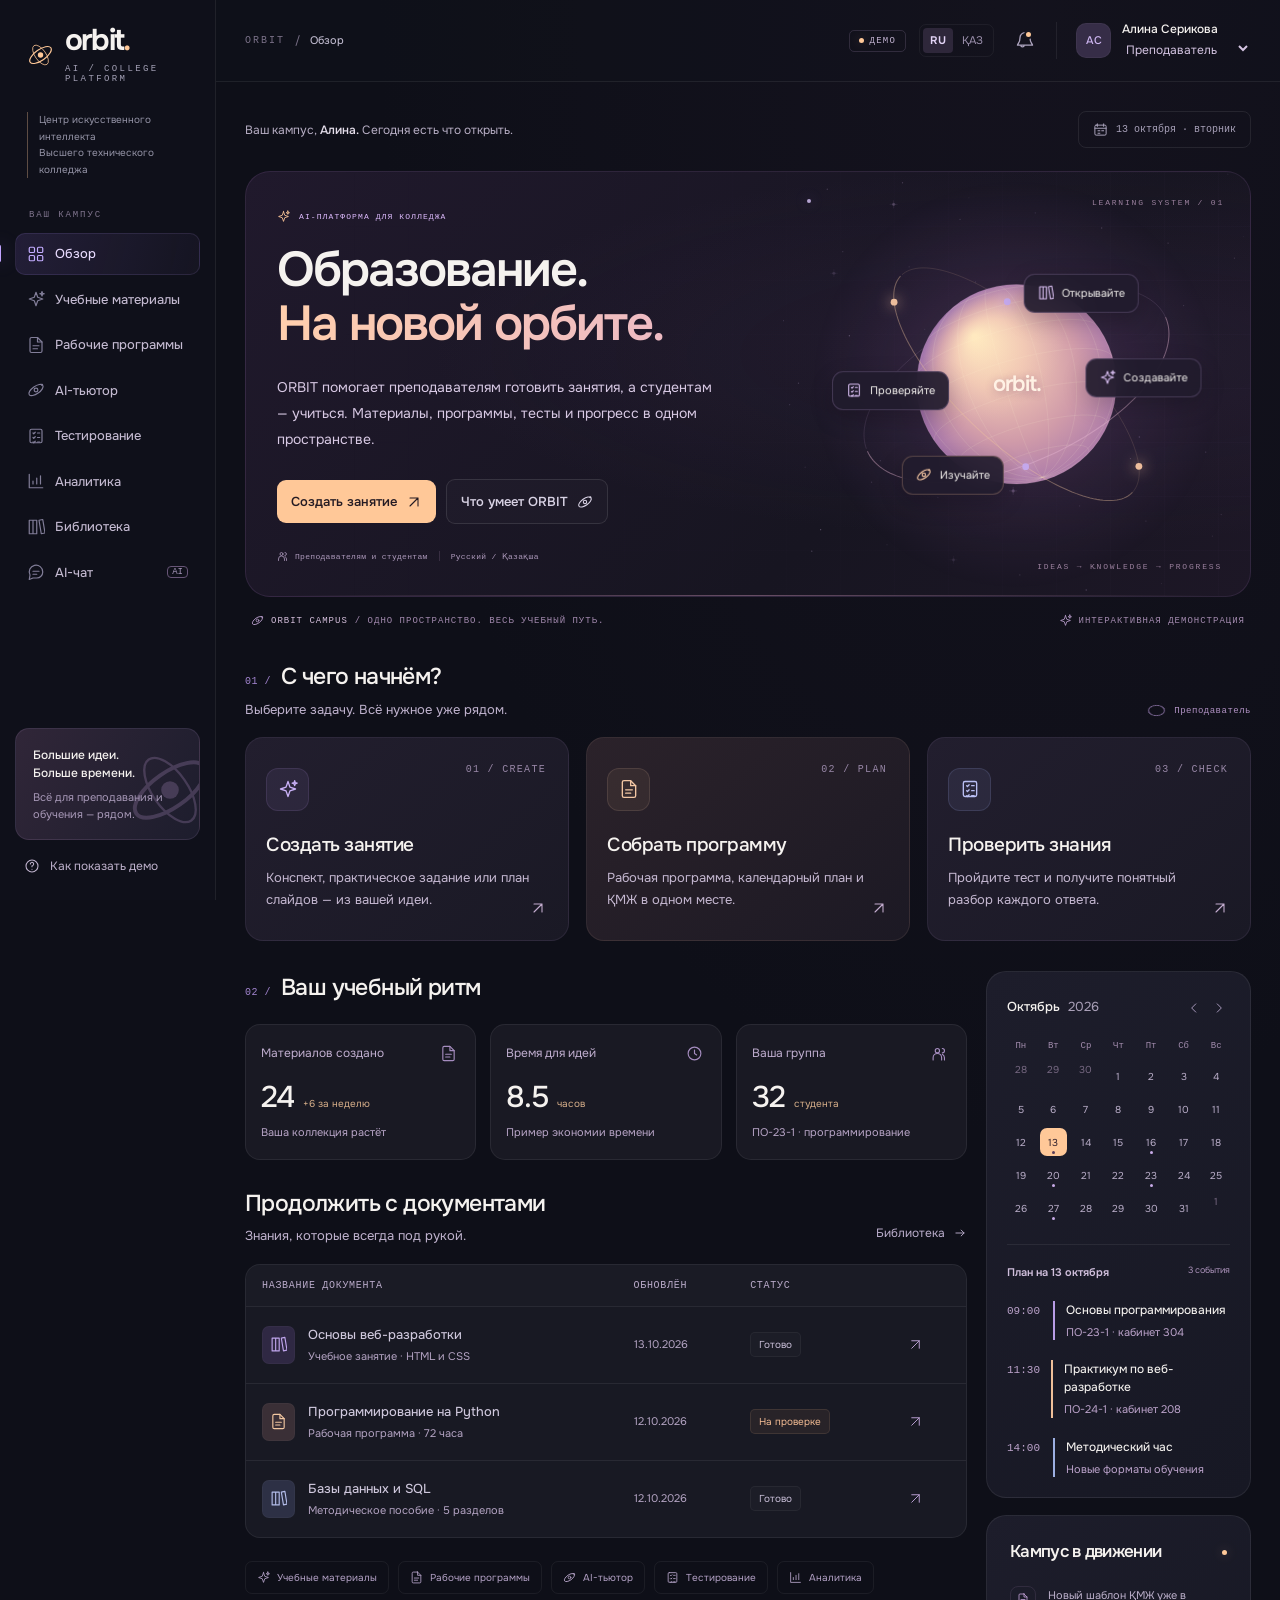
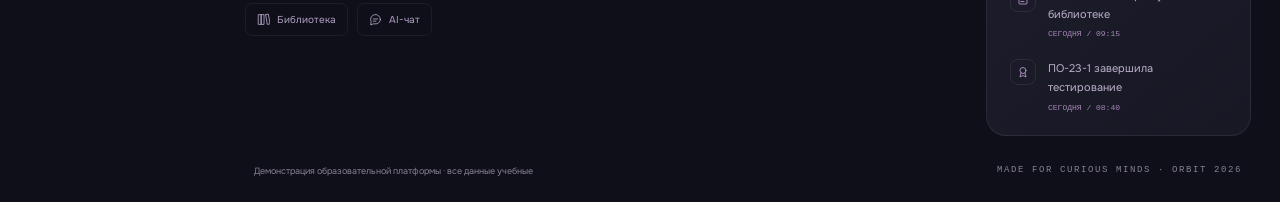
<file: src/index.html>
<!doctype html>
<html lang="ru">
<head>
  <meta charset="utf-8">
  <meta name="viewport" content="width=device-width,initial-scale=1">
  <meta name="theme-color" content="#0e0f18">
  <meta name="description" content="ORBIT — интерактивная демонстрация образовательной платформы колледжа. Работает без интернета и установки.">
  <title>ORBIT — пространство образования</title>
  <link rel="icon" href="data:image/svg+xml,%3Csvg xmlns='http://www.w3.org/2000/svg' viewBox='0 0 64 64'%3E%3Crect width='64' height='64' rx='18' fill='%23161222'/%3E%3Cellipse cx='32' cy='32' rx='24' ry='12' transform='rotate(-35 32 32)' fill='none' stroke='%23ffc898' stroke-width='4'/%3E%3Ccircle cx='32' cy='32' r='7' fill='white'/%3E%3C/svg%3E">
  <link rel="stylesheet" href="app.css">
  <link rel="stylesheet" href="orbit.css">
</head>
<body>
  <div class="app-shell">
    <aside class="sidebar" id="sidebar"></aside>
    <div class="workspace">
      <header class="topbar" id="topbar"></header>
      <main id="main" tabindex="-1"></main>
      <footer id="footer"></footer>
    </div>
  </div>
  <div id="modal-root"></div>
  <div id="toast-root" aria-live="polite" aria-atomic="true"></div>
  <script src="home.js"></script>
  <script src="motion.js"></script>
  <script src="app.js"></script>
</body>
</html>
</file>
<file: src/app.css>
:root{--paper:#f5f6f0;--panel:#fff;--ink:#23362e;--muted:#7a857d;--line:#e5e9df;--purple:#4b55e8;--purple-soft:#edf0ff;--lime:#d9efa4;--forest:#233c33;--orange:#edac83;--peach:#f8e5d9;--radius:23px;--shadow:0 18px 55px #23362e0a;font-family:"Segoe UI",Arial,sans-serif;color:var(--ink);font-synthesis:none}
*{box-sizing:border-box}body{margin:0;background:var(--paper);font-size:14px;line-height:1.5}button,input,select,textarea{font:inherit}button,a,input,select,textarea{-webkit-tap-highlight-color:transparent}button{cursor:pointer}button:disabled{cursor:default;opacity:.5}button,a{touch-action:manipulation}button{color:inherit}a{color:inherit}button:focus-visible,a:focus-visible{outline:3px solid #a6b4ff;outline-offset:4px}input:focus,textarea:focus,select:focus{outline:2px solid #afb7fd;outline-offset:1px}button{border:0;background:none}h1,h2,h3,h4,p{margin:0}h1{font-size:34px;font-weight:650;letter-spacing:-1.3px;line-height:1.2}h2{font-size:20px;font-weight:650;letter-spacing:-.6px}h3{font-size:16px;font-weight:650;letter-spacing:-.3px}.icon{width:20px;height:20px;stroke-width:1.7;flex-shrink:0;vertical-align:middle}.app-shell{display:flex;min-height:100vh}.sidebar{width:244px;position:fixed;inset:0 auto 0 0;border-right:1px solid #dfe4d8;background:#edf0e7;padding:34px 23px 22px;z-index:30;display:flex;flex-direction:column}.brand{display:flex;align-items:center;gap:11px;padding:0 7px}.brand-symbol{width:39px;height:39px}.brand-name{font-size:27px;font-weight:760;letter-spacing:-1.1px;line-height:1}.brand-subtitle{font-size:10px;letter-spacing:2.2px;margin-top:6px;color:var(--muted)}.college-name{font-size:11px;line-height:1.6;margin:25px 9px 21px;color:#758071;max-width:165px}.nav-label{font-size:10px;letter-spacing:1.5px;text-transform:uppercase;color:#879180;margin:8px 12px 12px}.nav-list{display:flex;flex-direction:column;gap:6px}.nav-item{display:flex;align-items:center;gap:12px;text-align:left;border-radius:12px;padding:13px 14px;color:#758174;position:relative;font-size:13px;transition:background .2s,color .2s,transform .2s;width:100%}.nav-item:hover{background:#e4e8da;color:var(--ink);transform:translateX(2px)}.nav-item.active{background:var(--forest);color:#f5f7eb;box-shadow:0 5px 14px #1c322817}.nav-item.active:after{content:"";width:5px;height:5px;border-radius:50%;background:var(--lime);position:absolute;right:15px}.nav-ai{font-size:9px;border:1px solid #ccd2c1;padding:0 4px;border-radius:4px;margin-left:auto}.sidebar-bottom{margin-top:auto;padding-top:30px}.sidebar-note{padding:19px 16px;border-radius:18px;background:#e1e7d7;position:relative;overflow:hidden}.sidebar-note .mini-orbit{position:absolute;right:-9px;top:3px;width:72px;height:72px;opacity:.3}.sidebar-note h4{font-size:12px;position:relative;margin-bottom:5px}.sidebar-note p{font-size:11px;color:#75816d;position:relative;max-width:140px}.side-help{font-size:12px;margin-top:20px;display:flex;align-items:center;gap:10px;color:#7c8777;padding-left:10px}.workspace{margin-left:244px;width:calc(100% - 244px);min-width:0}.topbar{height:94px;display:flex;align-items:center;justify-content:space-between;padding:0 42px;border-bottom:1px solid var(--line);gap:18px}.breadcrumb{font-size:12px;color:#98a192;display:flex;align-items:center;gap:10px}.breadcrumb strong{font-weight:500;color:#566753}.topbar-tools{display:flex;align-items:center;gap:19px}.demo-tag{font-size:10px;letter-spacing:.5px;display:flex;align-items:center;gap:6px;border:1px solid #dce2d3;border-radius:6px;padding:4px 8px;color:#76816e}.status-dot{width:5px;height:5px;border-radius:50%;background:#83a15c;display:inline-block}.lang-toggle{display:flex;align-items:center;font-size:11px;gap:2px}.lang-toggle button{padding:5px 7px;color:#909989;border-radius:6px}.lang-toggle button.active{background:#e4e8dc;color:#344431;font-weight:650}.icon-button{padding:8px;display:flex;align-items:center;justify-content:center;border-radius:10px;color:#697864}.icon-button:hover{background:#e8eddf}.notif{position:relative}.notif:after{content:"";width:5px;height:5px;background:#eea785;border-radius:50%;position:absolute;right:10px;top:7px;border:2px solid var(--paper);box-sizing:content-box}.profile{display:flex;gap:10px;align-items:center;border-left:1px solid var(--line);padding-left:21px}.avatar{width:36px;height:36px;border-radius:50%;background:#e5d7f3;color:#6b4987;display:flex;align-items:center;justify-content:center;font-weight:650;font-size:12px;flex-shrink:0}.avatar.lime{background:#dfeab8;color:#56693c}.avatar.peach{background:#f5ddca;color:#997044}.avatar.blue{background:#dfe5fc;color:#626faa}.profile-copy{line-height:1.3}.profile-name{font-size:12px;font-weight:650}.role-select{border:0;background:transparent;color:#8b9685;font-size:10px;padding:3px 18px 0 0;max-width:135px;cursor:pointer}.menu-toggle{display:none}main{padding:35px 42px 25px;max-width:1700px;margin:0 auto}.page-head{display:flex;justify-content:space-between;gap:20px;align-items:flex-end;margin-bottom:29px}.page-head p{font-size:12px;color:var(--muted);margin-top:9px}.eyebrow{font-size:10px;font-weight:650;letter-spacing:1.4px;text-transform:uppercase;color:var(--muted);margin-bottom:12px}.date-chip{font-size:11px;color:#7d8978;border:1px solid #dfe5d7;border-radius:9px;padding:9px 13px;white-space:nowrap;display:flex;gap:8px;align-items:center}.btn{display:inline-flex;align-items:center;justify-content:center;gap:9px;padding:12px 19px;border-radius:10px;font-size:12px;font-weight:600;background:var(--purple);color:white;transition:transform .2s,background .2s,box-shadow .2s;white-space:nowrap}.btn:hover{transform:translateY(-2px);background:#3946d4;box-shadow:0 5px 17px #4b55e829}.btn.secondary{background:white;border:1px solid var(--line);color:var(--ink)}.btn.secondary:hover{background:#f9faf5}.btn.lime{background:var(--lime);color:#2b4130}.btn.lime:hover{background:#cce690}.btn.ghost{background:transparent;border:1px solid #cbd1c5;color:#657060}.btn.dark{background:var(--forest)}.btn.danger{background:#faf0ec;color:#af5d43;border:1px solid #f1d8cd}.btn.small{padding:8px 13px;font-size:11px;border-radius:8px}.btn .icon{width:16px;height:16px}.text-link{font-size:11px;color:#758465;display:inline-flex;align-items:center;gap:6px;padding:4px 0}.text-link .icon{width:14px;height:14px}.text-link:hover{color:var(--purple)}.dashboard-grid{display:grid;grid-template-columns:minmax(0,1fr) 294px;gap:26px}.hero{background:var(--forest);border-radius:var(--radius);min-height:251px;padding:29px 31px;position:relative;color:white;overflow:hidden}.hero-copy{position:relative;z-index:2;width:65%;max-width:460px}.hero-tag{display:flex;gap:7px;align-items:center;color:#cbd9bc;font-size:9px;letter-spacing:1.6px;text-transform:uppercase;margin-bottom:14px}.hero-tag .icon{width:14px;height:14px}.hero h2{font-size:32px;line-height:1.12;letter-spacing:-1px;font-weight:500;margin-bottom:13px}.hero p{font-size:11px;line-height:1.7;color:#aebbab;max-width:270px;margin-bottom:22px}.hero .btn{padding:10px 15px;font-size:10px}.orbit-art{width:340px;height:290px;position:absolute;right:-38px;top:-6px}.orbit-art .orbit-inner{transform-origin:180px 145px;animation:rotate 65s linear infinite}.orbit-art .float-label{animation:bob 5s ease-in-out infinite}.hero-foot{position:absolute;right:25px;bottom:19px;font-size:8px;letter-spacing:1.6px;color:#adbd9d}.stats{display:grid;grid-template-columns:repeat(3,1fr);gap:15px;margin-top:20px}.stat{border:1px solid var(--line);background:white;border-radius:17px;padding:17px 19px;min-width:0}.stat-top{display:flex;align-items:center;justify-content:space-between;margin-bottom:13px}.stat-label{font-size:10px;color:#87917f}.stat-icon{display:flex;align-items:center;justify-content:center;background:#f2f4ec;border-radius:8px;width:29px;height:29px;color:#839374}.stat-icon .icon{width:15px;height:15px}.stat-value{display:flex;align-items:baseline;gap:9px}.stat-value strong{font-size:29px;font-weight:550;line-height:1;letter-spacing:-1px}.stat-value span{font-size:9px;color:#8ba173}.stat-note{font-size:9px;color:#9ba28f;margin-top:10px}.section-head{display:flex;align-items:center;justify-content:space-between;gap:12px;margin:27px 0 16px}.section-head h2{font-size:17px}.section-head p{font-size:10px;color:#8d9883}.tool-grid{display:grid;grid-template-columns:repeat(4,1fr);gap:12px}.tool-card{background:#fdfef9;border:1px solid var(--line);border-radius:17px;padding:17px 15px;text-align:left;min-width:0;position:relative;transition:transform .2s,box-shadow .2s}.tool-card:hover{transform:translateY(-5px);box-shadow:var(--shadow)}.tool-card:nth-child(1){background:#edeffa;border-color:#e4e7f6}.tool-card:nth-child(2){background:#e8eedf;border-color:#e1e8d6}.tool-card:nth-child(3){background:#f6e9dc;border-color:#f0e2d4}.tool-card:nth-child(4){background:#f2ecf7;border-color:#eae3f0}.tool-icon{border-radius:11px;background:#ffffffb3;display:flex;align-items:center;justify-content:center;width:38px;height:38px;margin-bottom:19px;color:#748073}.tool-card:nth-child(1) .tool-icon{color:#737dc1}.tool-card:nth-child(3) .tool-icon{color:#ad906d}.tool-card:nth-child(4) .tool-icon{color:#9b85b1}.tool-card h3{font-size:12px;line-height:1.5;margin-bottom:5px}.tool-card p{font-size:9px;color:#8a9580;line-height:1.65;max-width:115px}.tool-card .corner-arrow{position:absolute;right:12px;top:15px;width:12px;height:12px;color:#a8af9e}.panel{background:white;border:1px solid var(--line);border-radius:var(--radius);padding:24px}.panel-head{display:flex;align-items:center;justify-content:space-between;gap:15px;margin-bottom:20px}.panel-head h2{font-size:16px}.panel-head p{font-size:10px;color:var(--muted);margin-top:4px}.pill{display:inline-flex;align-items:center;gap:5px;border-radius:5px;padding:3px 7px;background:#edf2e5;color:#809467;font-size:9px;white-space:nowrap}.pill.purple{background:#eef0fe;color:#7b83ba}.pill.orange{background:#f9eee5;color:#b19a7c}.pill.gray{background:#f0f2ec;color:#88917e}.pill.red{background:#f8eae5;color:#b97663}.pill .icon{width:11px;height:11px}.calendar-panel{padding:23px 23px 20px}.calendar-month{font-size:12px;font-weight:600;display:flex;align-items:center;gap:7px}.calendar-nav{display:flex;gap:3px}.calendar-nav button{padding:4px;border-radius:5px}.calendar-nav .icon{width:14px;height:14px}.calendar-grid{display:grid;grid-template-columns:repeat(7,1fr);gap:5px;margin:18px -3px 0;text-align:center}.calendar-grid .weekday{font-size:9px;color:#9aa28e;margin-bottom:3px}.calendar-day{font-size:10px;height:27px;border-radius:8px;position:relative;padding:0}.calendar-day.muted{color:#c2c8b9}.calendar-day:hover{background:#f0f3e8}.calendar-day.selected{background:var(--forest);color:white}.calendar-day.event:after{content:"";position:absolute;bottom:2px;left:calc(50% - 1px);width:3px;height:3px;border-radius:50%;background:#b5c392}.calendar-day.selected:after{background:var(--lime)}.schedule-head{border-top:1px solid var(--line);margin-top:20px;padding-top:17px;display:flex;justify-content:space-between;font-size:11px;font-weight:600}.schedule-item{display:flex;gap:12px;margin-top:19px}.time-col{color:#9ba68f;font-size:9px;padding-top:1px;min-width:28px}.schedule-details{border-left:2px solid #c6d4a7;padding-left:11px;min-width:0}.schedule-details.purple{border-color:#adb3e5}.schedule-details.orange{border-color:#e9be9e}.schedule-details strong{font-size:10px;font-weight:600;display:block}.schedule-details span{font-size:9px;color:#9ba48e;display:block;margin-top:4px}.focus-card{background:#e8eecf;border-radius:var(--radius);padding:24px;margin-top:20px;position:relative;overflow:hidden}.focus-card .eyebrow{font-size:9px;margin-bottom:14px;color:#869264}.focus-card h3{font-size:19px;line-height:1.35;max-width:180px;font-weight:550;margin-bottom:10px}.focus-card p{font-size:10px;color:#8a9569;max-width:185px}.focus-card .focus-art{position:absolute;width:100px;height:100px;right:-20px;bottom:-26px;opacity:.55}.focus-bottom{display:flex;align-items:center;justify-content:space-between;margin-top:21px;color:#7c8b57;font-size:9px;position:relative}.mini-avatars{display:flex;padding-right:7px}.mini-avatars span{border:2px solid #e8eecf;border-radius:50%;width:24px;height:24px;background:#c7d7a1;display:flex;align-items:center;justify-content:center;margin-left:-5px;font-size:7px;color:#617445}.mini-avatars span:nth-child(2){background:#efd5b6}.mini-avatars span:nth-child(3){background:#d0cef0}.activity-panel{margin-top:20px;padding:23px}.activity-entry{display:flex;gap:12px;margin-top:18px}.activity-dot{border:1px solid var(--line);width:25px;height:25px;border-radius:50%;display:flex;align-items:center;justify-content:center;color:#97a789;flex-shrink:0}.activity-dot .icon{width:12px;height:12px}.activity-entry p{font-size:10px;line-height:1.6}.activity-entry>div>span{font-size:9px;color:#a3ab98;display:block;margin-top:3px}.table-panel{border:1px solid var(--line);border-radius:17px;background:white;overflow:hidden}.data-table{width:100%;border-collapse:collapse;text-align:left}.data-table th{font-size:9px;font-weight:400;text-transform:uppercase;letter-spacing:.7px;color:#9ca592;padding:13px 19px;border-bottom:1px solid var(--line);background:#fcfdf9}.data-table td{padding:15px 19px;border-bottom:1px solid #edf0e7;font-size:11px}.data-table tr:last-child td{border:0}.data-table td.dim{font-size:10px;color:#9ca48f}.doc-cell{display:flex;align-items:center;gap:11px}.doc-icon{width:33px;height:38px;background:#edf0fc;display:flex;align-items:center;justify-content:center;color:#8c98c5;border-radius:7px;flex-shrink:0}.doc-icon.green{background:#eaf0e1;color:#8ca573}.doc-icon.peach{background:#faeee3;color:#c29e7b}.doc-icon .icon{width:17px;height:17px}.doc-cell strong{display:block;font-size:11px;font-weight:550}.doc-cell small{display:block;color:#a2aa98;font-size:9px;margin-top:3px}.progress-track{height:5px;background:#edf0e6;border-radius:5px;overflow:hidden;min-width:65px}.progress-fill{height:100%;background:#bdce91;border-radius:5px;transition:width .5s}.row-action{color:#a7b097;padding:4px;display:flex;align-items:center;border-radius:5px}.row-action:hover{background:var(--purple-soft);color:var(--purple)}.row-action .icon{width:15px;height:15px}footer{padding:7px 42px 22px;max-width:1700px;margin:0 auto;color:#a2aa97;font-size:9px;display:flex;justify-content:space-between;gap:12px}.footer-sign{letter-spacing:1.2px}.split-layout{display:grid;grid-template-columns:340px minmax(0,1fr);gap:25px;align-items:start}.form-panel{padding:24px;position:sticky;top:20px}.form-panel h2{font-size:17px;margin-bottom:5px}.form-intro{font-size:11px;color:var(--muted);margin-bottom:23px;line-height:1.7}.field{margin-bottom:18px}.field label{display:block;font-size:11px;font-weight:550;margin-bottom:7px}.field input,.field select,.field textarea,.search-field input{width:100%;border:1px solid #e0e5d8;background:#fafbf6;color:var(--ink);border-radius:9px;padding:11px 12px;font-size:12px;min-width:0}.field textarea{resize:vertical;min-height:85px}.field .hint{font-size:9px;line-height:1.6;color:#96a086;margin-top:6px}.field-row{display:grid;grid-template-columns:1fr 1fr;gap:12px}.field input[type="number"]{padding-right:4px}.segmented{display:flex;background:#f0f3e9;padding:4px;border-radius:10px;gap:3px;margin-bottom:20px}.segmented button{font-size:11px;padding:9px 10px;border-radius:7px;flex:1;color:#8b967c}.segmented button.active{background:white;color:var(--ink);box-shadow:0 3px 8px #2639210b}.generate-button{width:100%;margin-top:4px}.demo-caption{display:flex;align-items:flex-start;gap:7px;color:#9aa48c;font-size:9px;line-height:1.7;margin-top:12px}.demo-caption .icon{width:13px;height:13px;margin-top:2px}.preview-panel{min-height:535px;padding:0;overflow:hidden}.preview-toolbar{padding:18px 24px;border-bottom:1px solid var(--line);display:flex;justify-content:space-between;align-items:center;gap:14px}.preview-toolbar h3{font-size:12px}.preview-toolbar p{font-size:9px;color:#9ba58d;margin-top:3px}.toolbar-buttons{display:flex;gap:8px;flex-wrap:wrap}.empty-preview{min-height:435px;display:flex;flex-direction:column;align-items:center;justify-content:center;padding:35px;text-align:center;background:radial-gradient(ellipse at center,#f3f5ea,white 68%)}.empty-preview>.empty-art{width:176px;height:150px;margin-bottom:22px}.empty-preview h2{font-size:22px;font-weight:500;max-width:380px}.empty-preview p{font-size:12px;color:#919c83;line-height:1.8;max-width:350px;margin-top:12px}.empty-preview .sample-button{margin-top:21px}.document-preview{padding:33px 36px;font-size:12px;line-height:1.8;color:#66735d}.document-preview .doc-kicker{color:#9aa78b;font-size:9px;letter-spacing:1.5px;text-transform:uppercase;margin-bottom:17px}.document-preview h2{font-size:26px;line-height:1.35;letter-spacing:-.7px;color:var(--ink);margin-bottom:14px}.document-preview h3{font-size:14px;color:var(--ink);margin:23px 0 8px}.document-preview p{margin:9px 0}.document-preview ul,.document-preview ol{padding-left:20px;margin:8px 0}.document-preview li{margin-bottom:6px}.document-meta{display:flex;gap:7px;flex-wrap:wrap;margin-bottom:23px}.document-preview table{width:100%;border-collapse:collapse;font-size:11px;margin-top:12px}.document-preview th{text-align:left;background:#f0f3e8;font-weight:550}.document-preview td,.document-preview th{border:1px solid #e2e7d7;padding:10px;vertical-align:top}.doc-tip{border-top:1px solid var(--line);padding-top:16px;margin-top:25px;font-size:10px;color:#96a286}.generation-state{display:flex;flex-direction:column;align-items:center;justify-content:center;min-height:400px;padding:35px}.generating-orbit{width:105px;height:105px;animation:rotate 5s linear infinite;margin-bottom:25px}.generation-state h2{font-size:20px;margin-bottom:12px}.generation-state p{color:#899776;font-size:12px}.generation-track{height:5px;background:#ebefdf;width:230px;border-radius:5px;margin:24px 0 12px;overflow:hidden}.generation-fill{height:100%;background:var(--purple);transition:width .4s;border-radius:5px}.generation-percent{font-size:10px;color:#a0aa8f;margin-bottom:22px}.library-toolbar{display:flex;align-items:center;justify-content:space-between;gap:20px;margin-bottom:24px}.search-field{display:flex;align-items:center;position:relative;max-width:350px;flex:1}.search-field .icon{position:absolute;left:13px;width:16px;height:16px;color:#9ca78d}.search-field input{padding-left:39px;background:white}.filter-tabs{display:flex;gap:7px;flex-wrap:wrap}.filter-tabs button{border:1px solid #dfe5d6;border-radius:8px;padding:8px 12px;font-size:11px;color:#89947a}.filter-tabs button.active{border-color:var(--forest);background:var(--forest);color:white}.library-grid{display:grid;grid-template-columns:repeat(3,1fr);gap:20px}.library-card{background:white;border:1px solid var(--line);border-radius:20px;overflow:hidden;transition:transform .2s,box-shadow .2s}.library-card:hover{transform:translateY(-4px);box-shadow:var(--shadow)}.book-cover{height:156px;background:#e8eedc;padding:22px 24px;position:relative;overflow:hidden}.book-cover.purple{background:#e9eafa}.book-cover.peach{background:#f7e9db}.book-cover.dark{background:#334a3f;color:#e5efd6}.book-cover .book-no{font-size:10px;letter-spacing:2px;color:#94a27d;position:relative;z-index:1}.book-cover.dark .book-no{color:#afbea0}.book-cover h3{font-size:23px;letter-spacing:-.8px;line-height:1.25;max-width:200px;margin-top:19px;font-weight:500;position:relative;z-index:1}.book-art{position:absolute;width:190px;height:190px;right:-36px;top:10px;color:#9fb77b;opacity:.35}.book-cover.purple .book-art{color:#9b9de0}.book-cover.peach .book-art{color:#d3ab7e}.book-cover.dark .book-art{color:#c6dca3}.library-card-body{padding:20px 23px}.library-card-body p{font-size:11px;color:#9ba58b;margin:7px 0 17px}.library-card-bottom{display:flex;justify-content:space-between;align-items:center;border-top:1px solid var(--line);padding-top:14px;font-size:10px;color:#a0a98e}.star-button{color:#bcc4ad;font-size:19px;line-height:1;padding:6px}.star-button.active{color:#c0ac55}.library-empty{text-align:center;padding:50px;grid-column:1/-1;color:var(--muted)}.upload-drop{border:1px dashed #cad5b8;border-radius:17px;padding:24px;display:flex;align-items:center;justify-content:space-between;gap:20px;margin-top:25px;background:#f1f4e8}.upload-drop h3{font-size:12px}.upload-drop p{font-size:10px;color:#92a17e;margin-top:5px}.chat-layout{display:grid;grid-template-columns:260px minmax(0,1fr);gap:24px}.tutor-topics{padding:23px}.tutor-topics h2{font-size:15px;margin-bottom:16px}.topic-button{display:flex;text-align:left;align-items:center;gap:11px;padding:13px 0;border-bottom:1px solid var(--line);width:100%;font-size:11px}.topic-button:last-child{border:0}.topic-button .icon{color:#98a884;width:17px;height:17px}.topic-button:hover{color:var(--purple)}.mentor-card{background:#ecedfa;border-radius:20px;padding:23px;margin-top:20px;position:relative;overflow:hidden}.mentor-card h3{font-size:20px;font-weight:500;line-height:1.3;margin:20px 0 10px;max-width:150px}.mentor-card p{font-size:10px;color:#9095ad;line-height:1.8}.chat-panel{padding:0;display:flex;flex-direction:column;min-height:570px;overflow:hidden}.chat-header{padding:19px 25px;display:flex;align-items:center;gap:12px;border-bottom:1px solid var(--line)}.ai-avatar{background:var(--forest);color:var(--lime);border-radius:12px;width:38px;height:38px;display:flex;align-items:center;justify-content:center}.chat-header h3{font-size:13px}.chat-header p{font-size:10px;color:#9ca88d}.chat-header .pill{margin-left:auto}.chat-messages{padding:27px;max-height:440px;min-height:340px;overflow:auto;display:flex;flex-direction:column;gap:22px;flex:1;scroll-behavior:smooth}.chat-message{display:flex;gap:11px;max-width:88%;align-items:flex-start}.chat-message.user{align-self:flex-end;flex-direction:row-reverse}.chat-message .avatar{width:28px;height:28px;font-size:10px}.bubble{padding:16px 19px;background:#f3f6ec;border-radius:0 16px 16px 16px;font-size:12px;line-height:1.85;color:#627355;white-space:pre-wrap}.chat-message.user .bubble{background:var(--purple);color:white;border-radius:16px 0 16px 16px}.message-caption{font-size:8px;color:#a7b294;margin-top:6px}.chat-input-wrap{border-top:1px solid var(--line);padding:18px 24px 15px}.chat-form{display:flex;gap:10px;align-items:flex-end;border:1px solid #e1e7d6;background:#fafbf6;border-radius:12px;padding:8px}.chat-form textarea{flex:1;border:0;background:transparent;resize:none;min-height:38px;height:38px;max-height:100px;padding:9px;font-size:12px;outline:none}.chat-form button{width:38px;height:38px;border-radius:9px;flex-shrink:0;background:var(--forest);color:var(--lime)}.chat-input-caption{font-size:9px;color:#9da891;margin-top:9px;text-align:center}.chat-suggestions{display:flex;flex-wrap:wrap;gap:8px;margin:0 25px 20px}.chat-suggestions button{border:1px solid var(--line);font-size:10px;padding:7px 11px;border-radius:7px;color:#8a987a}.test-grid{display:grid;grid-template-columns:repeat(3,1fr);gap:20px}.test-card{border:1px solid var(--line);border-radius:21px;background:white;padding:25px;position:relative;overflow:hidden}.test-card .test-art{width:77px;height:77px;margin-bottom:25px;color:#a2b47e}.test-card:nth-child(2) .test-art{color:#aaa8d5}.test-card:nth-child(3) .test-art{color:#d0aa8a}.test-card h2{font-size:20px;margin-bottom:7px}.test-card p{font-size:11px;color:#97a287;margin-bottom:24px}.test-card .test-meta{display:flex;gap:14px;margin-bottom:22px;font-size:10px;color:#8e9a7d}.test-card .btn{width:100%}.quiz-panel{max-width:850px;margin:0 auto;padding:30px}.quiz-top{display:flex;align-items:center;justify-content:space-between;gap:12px;margin-bottom:20px}.quiz-top span{font-size:11px;color:#8f9d7e}.quiz-track{height:5px;background:#edf1e3;border-radius:6px;margin-bottom:34px;overflow:hidden}.quiz-track div{height:100%;background:var(--purple);transition:width .3s}.quiz-panel h2{font-size:25px;line-height:1.45;margin-bottom:25px;font-weight:550}.answer-option{display:flex;align-items:center;gap:15px;border:1px solid #e2e8d7;border-radius:12px;padding:15px 18px;width:100%;text-align:left;margin-bottom:12px;font-size:13px;color:#78876a}.answer-option .answer-letter{border:1px solid #dce4cf;width:28px;height:28px;border-radius:8px;display:flex;align-items:center;justify-content:center;font-size:11px;flex-shrink:0}.answer-option.selected{background:#eef0ff;border-color:#aeb7f1;color:var(--purple)}.answer-option.selected .answer-letter{background:var(--purple);color:white;border-color:var(--purple)}.answer-option:hover{border-color:#aebba0}.quiz-actions{margin-top:25px;border-top:1px solid var(--line);padding-top:22px;display:flex;align-items:center;justify-content:space-between}.quiz-result{display:grid;grid-template-columns:230px 1fr;gap:40px;align-items:center;border-bottom:1px solid var(--line);padding-bottom:35px;margin-bottom:25px}.result-ring{width:190px;height:190px;position:relative;display:flex;align-items:center;justify-content:center;flex-direction:column}.result-ring svg{position:absolute;inset:0;width:190px;height:190px;transform:rotate(-90deg)}.result-ring strong{font-size:44px;font-weight:550;letter-spacing:-2px;position:relative}.result-ring span{font-size:11px;color:#94a17f;position:relative}.result-copy h2{margin-bottom:12px}.result-copy p{font-size:12px;color:#899878;margin:12px 0 22px}.review-item{padding:16px 0;border-bottom:1px solid var(--line)}.review-item h3{font-size:12px;margin-bottom:7px;display:flex;gap:9px;align-items:center}.review-item p{font-size:11px;color:#8f9d7c;margin-left:26px}.review-item .icon{width:16px;height:16px;color:#89a26b}.review-item.wrong .icon{color:#cb9172}.analytics-controls{display:flex;gap:9px}.analytics-controls select{border:1px solid #dbe3ce;border-radius:9px;background:white;font-size:11px;padding:10px;color:#7d8b6c}.metric-grid{display:grid;grid-template-columns:repeat(4,1fr);gap:18px;margin-bottom:25px}.metric-card{border:1px solid var(--line);background:white;border-radius:19px;padding:23px}.metric-card:nth-child(2){background:#e8eedc}.metric-card .metric-label{font-size:11px;color:#8c987a}.metric-card .metric-value{font-size:37px;letter-spacing:-1.5px;font-weight:500;margin:13px 0 9px;line-height:1.1}.metric-card small{font-size:10px;color:#9ca68b}.analytics-grid{display:grid;grid-template-columns:minmax(0,1.7fr) minmax(0,1fr);gap:24px}.chart-wrap{height:235px;position:relative;margin-top:25px}.chart-grid{position:absolute;inset:0 0 30px 35px;display:flex;flex-direction:column;justify-content:space-between}.chart-line{border-top:1px dashed #e5eadb;position:relative}.chart-line span{position:absolute;left:-33px;top:-8px;font-size:9px;color:#acb69b}.bar-chart{position:absolute;inset:0 0 0 40px;display:flex;justify-content:space-around;align-items:flex-end;gap:15px}.bar-group{height:100%;display:flex;flex-direction:column;align-items:center;justify-content:flex-end;flex:1;position:relative}.bar-pair{display:flex;align-items:flex-end;gap:5px;width:65%;height:calc(100% - 30px);position:relative}.bar{background:#c4d69c;flex:1;border-radius:5px 5px 0 0;position:relative;min-width:8px;transition:height .5s}.bar.alt{background:#adb5df}.bar:hover{opacity:.75}.bar-value{position:absolute;top:-20px;left:50%;transform:translateX(-50%);font-size:8px;color:#8e9c77;opacity:0}.bar:hover .bar-value{opacity:1}.bar-group .bar-label{height:30px;font-size:9px;color:#98a486;padding-top:11px}.chart-legend{display:flex;gap:19px;font-size:9px;color:#96a482;margin-top:14px}.chart-legend span{display:flex;gap:6px;align-items:center}.chart-legend i{width:7px;height:7px;border-radius:2px;background:#c4d69c}.chart-legend i.alt{background:#adb5df}.donut-wrap{display:flex;align-items:center;justify-content:center;margin:22px auto 17px;width:170px;height:170px;position:relative}.donut-wrap svg{position:absolute;inset:0;transform:rotate(-90deg);width:170px;height:170px}.donut-text{text-align:center;position:relative}.donut-text strong{font-size:32px;display:block;font-weight:500}.donut-text span{font-size:9px;color:#9ba786}.donut-legend{display:flex;flex-direction:column;gap:10px}.donut-legend div{display:flex;align-items:center;gap:8px;font-size:10px;color:#8a9976}.donut-legend i{width:6px;height:6px;border-radius:50%;background:#b6ca8b}.donut-legend strong{margin-left:auto;color:#7c8c69;font-weight:500}.analytics-table{margin-top:24px}.student-progress{display:flex;gap:10px;align-items:center}.student-progress span{font-size:10px;color:#829366;min-width:27px}.student-progress .progress-track{width:80px}.admin-summary{display:flex;gap:12px;margin-bottom:24px}.admin-summary .pill{padding:7px 11px;font-size:10px}.admin-table{overflow-x:auto}.admin-table .data-table th,.admin-table .data-table td{white-space:nowrap}.user-cell{display:flex;align-items:center;gap:11px}.user-cell .avatar{width:31px;height:31px;font-size:10px}.user-cell small{display:block;font-size:9px;color:#a0aa8f;margin-top:3px}.user-actions{display:flex;gap:7px}.settings-grid{display:grid;grid-template-columns:1fr 1fr;gap:24px;margin-top:25px}.settings-row{display:flex;justify-content:space-between;align-items:center;gap:20px;border-bottom:1px solid var(--line);padding:15px 0;font-size:12px}.settings-row:last-child{border:0}.settings-row small{color:#9caa8b;display:block;font-size:10px;margin-top:4px}.switch{width:35px;height:20px;background:#ccd6bd;position:relative;border-radius:12px;padding:0;flex-shrink:0}.switch:after{content:"";position:absolute;left:3px;top:3px;width:14px;height:14px;background:white;border-radius:50%;transition:transform .2s}.switch.on{background:#829b62}.switch.on:after{transform:translateX(15px)}.modal-overlay{position:fixed;inset:0;background:#20322775;backdrop-filter:blur(5px);display:flex;align-items:center;justify-content:center;z-index:100;padding:25px}.modal{width:100%;max-width:560px;max-height:90vh;overflow:auto;background:var(--paper);border:1px solid #f9fbf3;border-radius:24px;box-shadow:0 30px 90px #182a2840;padding:29px;animation:modal-in .2s ease-out}.modal.wide{max-width:860px}.modal-header{display:flex;justify-content:space-between;align-items:flex-start;gap:20px;margin-bottom:23px}.modal-header h2{font-size:23px}.modal-header p{font-size:11px;color:#909c80;margin-top:6px}.modal-header .icon-button{margin-top:-4px}.modal-footer{display:flex;justify-content:flex-end;gap:9px;margin-top:25px;padding-top:20px;border-top:1px solid var(--line)}.modal .document-preview{padding:7px 5px}.notification-item{padding:18px 0;display:flex;align-items:flex-start;gap:13px;border-bottom:1px solid var(--line)}.notification-item:last-child{border:0}.notification-item p{font-size:12px}.notification-item small{color:#9aa687;font-size:10px;display:block;margin-top:5px}.help-steps{counter-reset:steps;display:flex;flex-direction:column;gap:17px}.help-step{display:flex;gap:13px;align-items:flex-start;font-size:12px;color:#7c8c6b;line-height:1.7}.help-step:before{counter-increment:steps;content:counter(steps,decimal-leading-zero);font-size:11px;color:#71875d;background:#e6edd8;border-radius:9px;padding:7px 9px}.help-step strong{color:var(--ink);display:block;margin-bottom:3px;font-size:12px}.toast{background:var(--forest);color:#e8f0dc;box-shadow:0 8px 35px #192c2830;position:fixed;bottom:30px;left:calc(50% + 100px);transform:translateX(-50%);z-index:150;display:flex;align-items:center;gap:12px;border-radius:12px;padding:14px 21px;font-size:12px;width:max-content;max-width:min(620px,calc(100vw - 32px));animation:toast-in .2s ease-out}.toast .icon{color:var(--lime);width:18px;height:18px}.reveal{animation:reveal .3s ease-out}.required-note{font-size:10px;color:#ac7560}.hidden{display:none!important}.sr-only{position:absolute;width:1px;height:1px;padding:0;margin:-1px;overflow:hidden;clip:rect(0,0,0,0);white-space:nowrap;border:0}.slide-preview{background:#eff3e5;border:1px solid #e0e7d4;border-radius:15px;padding:27px;margin:16px 0;position:relative;min-height:175px}.slide-preview .slide-no{font-size:9px;letter-spacing:1px;color:#9aa88b}.slide-preview h3{font-size:22px;max-width:450px;margin:18px 0 12px}.slide-preview p{max-width:450px;font-size:12px}.slide-preview:nth-child(even){background:#edeeff}.empty-list{text-align:center;padding:35px;font-size:12px;color:#94a17f}.calendar-small-note{font-size:9px;color:#9ba88c;margin-top:12px}.tip-banner{display:flex;align-items:center;gap:13px;background:#ecefdc;padding:18px 22px;border-radius:14px;font-size:11px;color:#8a9573;margin-bottom:24px}.tip-banner .icon{color:#a0b17f}.keyboard-key{font-size:9px;border:1px solid #d8dfca;border-radius:4px;padding:1px 5px;margin-left:auto;color:#929e82}.typing{display:flex;gap:4px;padding:7px 0}.typing span{width:5px;height:5px;border-radius:50%;background:#9caa8a;animation:bob 1s ease-in-out infinite}.typing span:nth-child(2){animation-delay:.15s}.typing span:nth-child(3){animation-delay:.3s}.upload-note{font-size:11px;color:#9aa68b;line-height:1.8;margin-bottom:20px}.journey-step{background:white;border:1px solid var(--line);border-radius:16px;padding:20px;margin-bottom:12px}.journey-step strong{font-size:13px}.journey-step p{font-size:11px;color:#98a486;margin-top:7px}.journey-step .btn{margin-top:15px}
@keyframes rotate{to{transform:rotate(360deg)}}@keyframes bob{0%,100%{transform:translateY(0)}50%{transform:translateY(-5px)}}@keyframes reveal{from{opacity:0;transform:translateY(7px)}to{opacity:1;transform:translateY(0)}}@keyframes modal-in{from{opacity:0;transform:translateY(5px)}to{opacity:1;transform:translateY(0)}}@keyframes toast-in{from{opacity:0;transform:translate(-50%,5px)}to{opacity:1;transform:translate(-50%,0)}}
@media(min-width:1600px){.hero{min-height:275px}.hero h2{font-size:38px}.orbit-art{right:15px;width:390px;height:310px}.hero-copy{max-width:500px}.dashboard-grid{grid-template-columns:minmax(0,1fr) 330px}.tool-card{padding:21px}.tool-card h3{font-size:14px}.tool-card p{font-size:11px;max-width:145px}.hero p{font-size:12px}.hero .btn{font-size:12px}.calendar-grid{gap:8px}.calendar-day{height:30px}.stat{padding:21px}.stat-label{font-size:11px}.data-table td{padding:18px 22px}}
@media(max-width:1280px){.sidebar{width:218px;padding:30px 17px 20px}.workspace{margin-left:218px;width:calc(100% - 218px)}.topbar{padding:0 28px}main{padding:30px 28px 25px}footer{padding-left:28px;padding-right:28px}.dashboard-grid{grid-template-columns:minmax(0,1fr) 262px;gap:21px}.hero{padding:26px}.hero h2{font-size:29px}.hero-copy{width:68%}.orbit-art{right:-85px;opacity:.85}.tool-grid{gap:9px}.tool-card{padding:15px 12px}.tool-card h3{font-size:11px}.tool-card p{font-size:9px}.stat{padding:16px 14px}.stat-value strong{font-size:27px}.data-table td,.data-table th{padding-left:14px;padding-right:14px}.split-layout{grid-template-columns:300px minmax(0,1fr);gap:20px}.form-panel{padding:22px}.document-preview{padding:27px}.preview-toolbar{padding:17px 20px}.library-grid{gap:16px}.book-cover{padding:20px}.book-cover h3{font-size:21px}.metric-card{padding:20px}.profile-copy{display:none}.profile{padding-left:16px}.chat-layout{grid-template-columns:225px minmax(0,1fr)}}
@media(max-width:1080px){.sidebar{width:195px;padding:28px 13px}.workspace{margin-left:195px;width:calc(100% - 195px)}.brand{gap:8px}.brand-name{font-size:24px}.nav-item{font-size:12px;padding:12px}.nav-item .icon{width:18px;height:18px}.topbar{height:82px;padding:0 24px}.topbar-tools{gap:12px}main{padding:28px 24px}.dashboard-grid{grid-template-columns:1fr}.dashboard-right{display:grid;grid-template-columns:1fr 1fr;gap:20px}.dashboard-right .calendar-panel{grid-row:span 2}.focus-card,.activity-panel{margin:0}.calendar-grid{gap:7px}.hero-copy{width:62%}.hero h2{font-size:35px}.orbit-art{right:0;opacity:1}.tool-card h3{font-size:13px}.tool-card p{font-size:10px;max-width:150px}.tool-grid{gap:13px}.split-layout{grid-template-columns:280px minmax(0,1fr);gap:18px}.toolbar-buttons .btn{padding:8px 10px;font-size:10px}.preview-toolbar{flex-wrap:wrap}.library-grid{grid-template-columns:repeat(2,1fr)}.metric-grid{grid-template-columns:repeat(2,1fr)}.analytics-grid{grid-template-columns:1fr 1fr}.test-grid{grid-template-columns:1fr}.test-card{display:grid;grid-template-columns:80px 1fr 150px;gap:0 25px;align-items:center}.test-card .test-art{grid-row:span 3;margin:0}.test-card h2{font-size:21px}.test-card p{margin-bottom:10px}.test-card .test-meta{grid-column:2;margin:0}.test-card .btn{grid-column:3;grid-row:1/4}.chat-layout{grid-template-columns:1fr}.tutor-sidebar{display:grid;grid-template-columns:1fr 1fr;gap:18px}.mentor-card{margin:0}.chat-panel{min-height:500px}.page-head{flex-wrap:wrap}.settings-grid{grid-template-columns:1fr}.profile-copy{display:block}.role-select{max-width:100px}.profile-name{font-size:11px}footer{padding-left:24px;padding-right:24px}}
@media(max-width:800px){.sidebar{width:244px;transform:translateX(-100%);transition:transform .25s;box-shadow:10px 0 40px #20322720}.sidebar.open{transform:translateX(0)}.workspace{width:100%;margin-left:0}.menu-toggle{display:flex}.topbar{height:76px;padding:0 20px;gap:8px}.breadcrumb{margin-right:auto}.breadcrumb>span{display:none}.topbar-tools{gap:9px}.profile{padding-left:12px}.topbar .demo-tag{display:none}main{padding:27px 20px}.page-head h1{font-size:30px}.page-head{margin-bottom:25px}.split-layout{grid-template-columns:1fr}.form-panel{position:static}.form-panel form{display:grid;grid-template-columns:1fr 1fr;gap:0 18px}.form-panel .field:first-of-type,.form-panel .field:has(textarea),.form-panel .segmented,.form-panel .generate-button,.form-panel .demo-caption{grid-column:1/-1}.preview-panel{min-height:400px}.library-toolbar{flex-wrap:wrap}.analytics-grid{grid-template-columns:1fr}.toast{left:50%}.library-grid{gap:16px}.test-card{grid-template-columns:70px 1fr 140px;gap:0 15px}.profile-copy{display:block}.quiz-result{grid-template-columns:175px 1fr;gap:25px}.result-ring,.result-ring svg{width:160px;height:160px}.profile-name{font-size:10px}.chat-message{max-width:95%}.footer-sign{display:none}.sidebar-bottom{padding-top:25px}.sidebar .college-name{margin-top:23px}footer{padding-left:20px;padding-right:20px}}
@media(max-width:560px){.topbar-tools{gap:6px}.profile-copy .profile-name{display:none}.profile{gap:5px;border:0;padding-left:0;flex-direction:row-reverse}.profile .avatar{width:28px;height:28px;font-size:10px}.role-select{max-width:100px;font-size:10px}.lang-toggle button{padding:5px}.breadcrumb{font-size:10px;gap:5px}.topbar{padding:0 12px}.icon-button{padding:6px}.topbar .notif{display:none}main{padding:24px 16px}.page-head{gap:14px}.page-head h1{font-size:27px;letter-spacing:-1px}.page-head p{font-size:11px}.date-chip{font-size:10px;padding:7px 10px}.dashboard-grid{gap:18px}.hero{min-height:285px;padding:25px}.hero-copy{width:100%;max-width:280px}.hero h2{font-size:32px}.hero p{max-width:210px}.orbit-art{width:260px;right:-112px;top:38px;opacity:.55}.hero-foot{font-size:7px;right:17px}.stats{gap:8px;margin-top:15px}.stat{padding:13px 10px;border-radius:13px}.stat-label{font-size:8px;line-height:1.4;max-width:60px}.stat-icon{width:23px;height:23px}.stat-icon .icon{width:12px;height:12px}.stat-top{gap:4px;margin-bottom:12px}.stat-value{flex-wrap:wrap;gap:5px}.stat-value strong{font-size:26px}.stat-value span{font-size:8px}.stat-note{font-size:8px;line-height:1.4}.tool-grid{grid-template-columns:repeat(2,1fr);gap:11px}.tool-card{padding:17px}.tool-card h3{font-size:12px}.tool-card p{font-size:10px}.tool-icon{margin-bottom:16px}.dashboard-right{grid-template-columns:1fr}.dashboard-right .calendar-panel{grid-row:auto}.data-table .mobile-hide{display:none}.data-table td,.data-table th{padding:12px 13px}.doc-cell{gap:8px}.doc-cell strong{font-size:10px}.doc-cell small{font-size:8px}.data-table td{font-size:10px}.data-table .pill{font-size:8px;padding:3px 5px}.calendar-grid{gap:8px}.calendar-day{height:32px}.focus-card{min-height:200px}.form-panel form{display:block}.panel{padding:20px}.preview-panel,.chat-panel{padding:0}.preview-toolbar{padding:17px}.document-preview{padding:23px 20px}.document-preview h2{font-size:22px}.document-preview table{font-size:9px}.document-preview td,.document-preview th{padding:7px}.empty-preview{padding:27px 20px;min-height:350px}.empty-preview h2{font-size:21px}.library-grid{grid-template-columns:1fr}.book-cover{height:155px}.book-cover h3{font-size:26px}.book-art{right:0}.upload-drop{flex-direction:column;align-items:flex-start}.filter-tabs{gap:5px}.filter-tabs button{font-size:10px;padding:7px 9px}.search-field{min-width:100%}.tutor-sidebar{grid-template-columns:1fr}.mentor-card{display:none}.chat-header{padding:17px}.chat-messages{padding:20px 16px;gap:18px}.bubble{font-size:11px;padding:13px}.chat-message{max-width:100%}.chat-input-wrap{padding:14px}.chat-suggestions{margin:0 16px 15px}.chat-suggestions button{font-size:9px}.test-card{display:block;padding:23px}.test-card .test-art{margin-bottom:20px}.test-card h2{font-size:22px}.test-card p{margin-bottom:17px}.test-card .test-meta{margin-bottom:20px}.quiz-panel{padding:23px 19px}.quiz-panel h2{font-size:21px}.quiz-result{grid-template-columns:1fr;text-align:center;gap:20px}.result-ring{margin:auto}.answer-option{font-size:12px;padding:13px}.quiz-actions{gap:10px}.quiz-actions .btn{padding:10px 12px;font-size:11px}.metric-grid{gap:11px}.metric-card{padding:18px}.metric-card .metric-value{font-size:32px}.metric-card .metric-label{font-size:10px}.metric-card small{font-size:9px}.analytics-controls{flex-wrap:wrap}.chart-wrap{height:205px}.bar-chart{gap:7px}.modal-overlay{padding:14px}.modal{padding:23px 20px;border-radius:20px}.modal-header h2{font-size:21px}.modal-footer{flex-wrap:wrap}.admin-summary{flex-wrap:wrap}.settings-row{font-size:11px}.toast{font-size:11px;padding:13px 16px;bottom:19px}.library-card-body{padding:20px}.footer-sign{display:none}footer{padding:5px 16px 20px;font-size:8px}.doc-tip{font-size:9px}.tip-banner{padding:16px;font-size:10px}.quiz-top .text-link{font-size:10px}.toolbar-buttons{gap:6px}}
@media(prefers-reduced-motion:reduce){*,*:before,*:after{animation:none!important;transition:none!important;scroll-behavior:auto!important}}
@media(max-height:840px){.sidebar{padding-top:22px;overflow-y:auto}.sidebar .college-name{margin-top:17px;margin-bottom:14px}.sidebar .nav-item{padding-top:10px;padding-bottom:10px}.sidebar .nav-list{gap:3px}.sidebar .nav-label{margin-top:4px;margin-bottom:9px}.sidebar-bottom{padding-top:18px}.sidebar-note{display:none}.side-help{margin-top:6px}.brand-symbol{width:34px;height:34px}}
@media print{body{background:white}.app-shell,footer,#toast-root{display:none!important}.modal-overlay{position:static;padding:0;background:white;display:block;backdrop-filter:none}.modal{border:0;padding:0;max-width:none;max-height:none;overflow:visible;box-shadow:none}.modal-header,.modal-footer{display:none}.document-preview{padding:0;color:black;font-size:11pt;line-height:1.6}.document-preview h2,.document-preview h3{color:black}.document-preview h3{break-after:avoid}.document-preview tr{break-inside:avoid}.doc-tip{display:none}.slide-preview{break-inside:avoid}.document-preview table{font-size:9pt}.document-preview th{background:#eee!important;print-color-adjust:exact}.document-meta .pill{color:#444;border:1px solid #ddd;background:white}.print-caption{display:block!important;font-size:9pt;margin-bottom:20px;color:#888}}
</file>
<file: src/orbit.css>
@font-face{font-family:Onest;src:url('assets/Onest.ttf') format('truetype');font-weight:100 900;font-style:normal;font-display:swap}
:root{--paper:#0e0f18;--panel:#191b29;--ink:#f5f2ef;--muted:#a8a0b8;--line:#ffffff12;--purple:#b29aff;--purple-soft:#29233e;--lime:#ffc898;--forest:#9d85ec;--orange:#ffc898;--peach:#302631;--radius:20px;--shadow:0 22px 65px #0004;--mono:Consolas,"Courier New",monospace;font-family:Onest,"Segoe UI",Arial,sans-serif;color-scheme:dark}
body{font-size:14px;background:radial-gradient(ellipse at 80% 0,#38243f26,transparent 45%),#0e0f18}::selection{background:#a995ff55;color:#fff}h1{font-size:clamp(30px,3vw,44px);font-weight:620;letter-spacing:-1.8px}h2{font-size:23px;font-weight:570;letter-spacing:-.7px}h3{font-size:17px;font-weight:550}button:focus-visible,a:focus-visible{outline:2px solid var(--orange);outline-offset:5px}input:focus,select:focus,textarea:focus{outline:2px solid #bda5ff}.icon{stroke-width:1.6}
.sidebar{width:238px;padding:29px 18px 20px;background:#10111be8;border-color:var(--line);backdrop-filter:blur(24px);overflow-y:auto;scrollbar-width:thin;scrollbar-color:#363142 transparent}.workspace{margin-left:238px;width:calc(100% - 238px)}.brand{padding:0 12px;gap:11px}.brand-symbol{color:var(--orange);width:41px;height:41px}.brand-name{font-size:34px;font-weight:650;letter-spacing:-1.8px}.brand-name span{color:var(--orange)!important}.brand-subtitle{font:9px var(--mono);letter-spacing:2.4px;color:#a4a1b6;margin-top:9px}.college-name{font-size:11px;line-height:1.65;color:#9594a7;margin:28px 12px 25px;border-left:1px solid #ffc89855;padding-left:11px;max-width:180px}.nav-label{font:9px var(--mono);letter-spacing:1.9px;color:#80758e;margin:7px 14px 13px}.nav-list{gap:4px}.nav-item{color:#b4b1c4;font-size:12px;font-weight:450;padding:12px 14px;border-radius:10px;transition:color .2s,background .2s,transform .2s}.nav-item .icon{width:18px;height:18px;color:#827e99}.nav-item:hover{color:white;background:#ffffff06;transform:translateX(3px)}.nav-item.active{background:linear-gradient(105deg,#6e53ab35,#79609410);color:#e9dcff;border:1px solid #a58cdf25;padding:11px 13px;box-shadow:none}.nav-item.active .icon{color:#c4adff}.nav-item.active:after{width:3px;height:17px;background:#c2a4ff;border-radius:3px;left:-18px;right:auto;box-shadow:0 0 20px #bd93ff70}.nav-ai{font:9px var(--mono);border-color:#675577;color:#a999bd}.sidebar-note{background:linear-gradient(120deg,#302638,#1d1d2d);border:1px solid #d6b6f41c;border-radius:14px;padding:17px}.sidebar-note h4{font-weight:500;max-width:130px}.sidebar-note p{color:#a798b7;margin-top:7px}.sidebar-note .mini-orbit{color:#b694ca;opacity:.25;top:17px;right:-15px;width:88px;height:88px;animation:spin 40s linear infinite}.side-help{color:#a8a0b8;font-size:11px;padding:17px 9px 0;margin-top:0}.side-help .icon{width:16px;height:16px}.side-help:hover{color:var(--orange)}.sidebar-bottom{padding-top:26px}.topbar{height:82px;padding:0 38px;background:#12131b44}.breadcrumb{font-size:11px;color:#797087}.breadcrumb>span:first-child{font:10px var(--mono);letter-spacing:2px}.breadcrumb strong{font-weight:450;color:#beb9cd}.topbar-tools{gap:18px}.demo-tag{border-color:#70627f55;color:#c1b2d0;border-radius:5px;font:9px var(--mono);letter-spacing:1.2px;padding:5px 9px}.status-dot{background:var(--orange);box-shadow:0 0 12px #ffc89855}.lang-toggle{border:1px solid #ffffff0d;border-radius:7px;padding:3px}.lang-toggle button{font-size:10px;color:#9e92af;border-radius:4px;padding:4px 7px}.lang-toggle button.active{background:#2e273a;color:#e3d4f6}.icon-button{color:#aca3bd;border-radius:8px}.icon-button:hover{background:#ffffff0a;color:var(--orange)}.notif:after{background:var(--orange);border-color:#16151f}.profile{gap:11px;padding-left:19px}.avatar{width:35px;height:35px;border-radius:10px;background:#362d47;color:#d0b8f3;font-size:11px;font-weight:500;border:1px solid #ffffff0a}.avatar.lime{background:#413338;color:#ffd0ad}.avatar.blue{background:#2e334b;color:#b6c3ff}.avatar.peach{background:#41302c;color:#ffd3b0}.profile-name{font-size:11px;font-weight:500}.role-select{color:#a59bb7;font-size:10px;max-width:138px}.role-select option{background:#252132;color:white}main{padding:34px 38px 32px;max-width:1800px}.page-head{margin-bottom:30px}.page-head p{font-size:13px;max-width:580px;line-height:1.75;margin-top:12px}.eyebrow{display:flex;align-items:center;gap:9px;font:9px var(--mono);letter-spacing:1.7px;color:#bc9cf0;margin-bottom:14px}.eyebrow:before{content:"";width:13px;height:1px;background:currentColor}.date-chip{border-color:#ffffff15;font:10px var(--mono);color:#a7a0b8;border-radius:8px;padding:10px 14px}.date-chip .icon{width:15px;height:15px}
.btn{position:relative;padding:13px 19px;border-radius:9px;font-size:12px;font-weight:550;background:var(--purple);color:#191329;transition:transform .25s,box-shadow .25s,background .25s;overflow:hidden}.btn:before{content:"";position:absolute;inset:0;background:linear-gradient(115deg,transparent 25%,#fff5 49%,transparent 73%);transform:translateX(-130%);transition:transform .6s}.btn:hover:before{transform:translateX(130%)}.btn:hover{background:#c4b0ff;transform:translateY(-3px);box-shadow:0 8px 35px #a68aff30}.btn .icon{position:relative;transition:transform .25s}.btn:hover .icon:last-child{transform:translateX(3px)}.btn.lime{background:var(--orange);color:#241b23}.btn.lime:hover{background:#ffdab8;box-shadow:0 8px 35px #ffc89825}.btn.secondary,.btn.ghost{background:#ffffff05;color:#d8d2e4;border:1px solid #ffffff1c}.btn.secondary:hover,.btn.ghost:hover{background:#ffffff0c;box-shadow:none}.btn.dark{background:#b29aff;color:#191329}.btn.danger{background:#f4988020;color:#f1ac94;border:1px solid #ef92702b}.btn.small{font-size:11px;padding:9px 13px;border-radius:7px}.text-link{color:#bbaecc;font-size:11px;gap:8px}.text-link .icon{transition:transform .2s}.text-link:hover{color:var(--orange)}.text-link:hover .icon{transform:translateX(4px)}.panel{background:linear-gradient(140deg,#1d1d2b,#171824);border-color:var(--line);padding:25px;border-radius:var(--radius)}.panel-head h2{font-size:17px}.panel-head p{font-size:11px;color:var(--muted)}.panel-head>.icon{color:#9a86ba}.pill{color:#efc9a8;background:#d6a98015;border:1px solid #ffc89815;font-size:9px;padding:4px 8px}.pill.purple{background:#a589f115;color:#c4b0f6;border-color:#a995ff1c}.pill.gray{background:#ffffff05;color:#b6adc6;border-color:#ffffff0c}.pill.orange{background:#f3af7712;color:#f1ba92;border-color:#ffc8981c}.pill.red{background:#f2847012;color:#f2a39e;border-color:#ed8c7015}.section-head{margin:33px 0 18px;align-items:flex-end}.section-head h2{font-size:23px;font-weight:520;letter-spacing:-.6px}.section-head p{font-size:12px;color:var(--muted);margin-top:5px}.section-index{font:10px var(--mono);color:#a385d0;margin-right:10px;letter-spacing:.5px}.table-panel{background:#181923;border-color:var(--line);border-radius:15px}.data-table th{background:#ffffff02;color:#9f92b0;font:9px var(--mono);letter-spacing:1px;padding:15px 21px}.data-table td{font-size:12px;padding:18px 21px;color:#d0c9de;border-color:var(--line)}.data-table tbody tr{transition:background .2s}.data-table tbody tr:hover{background:#9d80d607}.data-table td.dim{color:#aaa0bc;font-size:10px}.doc-cell{gap:13px}.doc-icon{background:#2f2843;color:#c0a5ed;border:1px solid #ffffff07}.doc-icon.green{background:#3a2f36;color:#f3c7a1}.doc-icon.peach{background:#2d3045;color:#b4bdea}.doc-cell strong{font-size:12px;font-weight:450}.doc-cell small{font-size:10px;color:#9b91ac;margin-top:4px}.row-action{color:#b49bcd;padding:6px;border-radius:7px}.row-action:hover{background:#ab8fea15;color:#ffe0c8}.progress-track{background:#ffffff0d}.progress-fill{background:#b89ce6!important}footer{font-size:9px;color:#898095;padding:0 38px 24px;max-width:1800px}.footer-sign{font:9px var(--mono);letter-spacing:1.6px}
.home-intro{display:flex;justify-content:space-between;align-items:center;gap:15px;margin-bottom:23px}.home-greeting{font-size:12px;color:#b8afc5}.home-greeting strong{font-weight:550;color:#e4ddea}.home-hero{position:relative;isolation:isolate;display:grid;grid-template-columns:minmax(0,1.15fr) minmax(0,1fr);min-height:442px;border:1px solid #ae81cf24;background:radial-gradient(ellipse at 82% 43%,#62407724,transparent 55%),linear-gradient(135deg,#20192c,#171521 65%,#1d1726);border-radius:25px;overflow:hidden}.home-hero:before{content:"";position:absolute;inset:0;z-index:-1;background:linear-gradient(#b793d105 1px,transparent 1px),linear-gradient(90deg,#b793d105 1px,transparent 1px);background-size:54px 54px;mask-image:linear-gradient(90deg,transparent,#000)}.home-hero .hero-copy{width:auto;max-width:none;padding:42px 0 38px 38px;align-self:center;z-index:3}.product-kicker{display:inline-flex;gap:9px;align-items:center;font:9px var(--mono);letter-spacing:1.3px;color:#dfbcff;margin-bottom:21px}.product-kicker .icon{width:13px;height:13px;color:var(--orange)}.home-hero h1{font-size:clamp(35px,4vw,63px);font-weight:590;line-height:1.06;letter-spacing:-2.6px;max-width:660px}.home-hero h1 em{font-style:normal;display:block;color:#ffcfa9;background:linear-gradient(100deg,#ffcfad,#e7b3cb 55%,#b7a0ff);background-clip:text;-webkit-text-fill-color:transparent;line-height:1.15}.hero-description{font-size:13px;line-height:1.85;color:#c0afce;max-width:390px;margin:23px 0 26px}.hero-actions{display:flex;gap:10px;align-items:center;flex-wrap:wrap}.hero-actions .btn{padding:13px 17px}.hero-actions .secondary{font-size:11px;padding:13px}.hero-audience{display:flex;align-items:center;gap:15px;margin-top:26px;font:9px var(--mono);color:#ad99bb;letter-spacing:.3px}.hero-audience span{display:flex;align-items:center;gap:6px}.hero-audience .icon{width:12px;height:12px}.hero-audience i{height:10px;width:1px;background:#8a729344}.orbit-stage{position:relative;min-width:0;min-height:442px;isolation:isolate;overflow:hidden}.orbit-canvas{position:absolute;inset:0;width:100%;height:100%;pointer-events:none}.orbit-core{position:absolute;left:50%;top:50%;width:138px;height:138px;transform:translate(-50%,-50%);border-radius:50%;z-index:2;pointer-events:none;display:flex;align-items:center;justify-content:center;color:#fff2e5;font-size:22px;font-weight:580;letter-spacing:-1px;text-shadow:0 2px 10px #4c1a6455}.orbit-node{position:absolute;left:50%;top:50%;z-index:4;display:flex;gap:8px;align-items:center;padding:10px 13px;border:1px solid #ae94cb40;border-radius:11px;background:#211c2deb;box-shadow:0 8px 25px #0003;backdrop-filter:blur(12px);font-size:11px;white-space:nowrap;transition:background .2s,border-color .2s,box-shadow .2s;will-change:transform}.orbit-node .icon{color:#dac0f3;width:16px;height:16px}.orbit-node:nth-of-type(2){border-color:#d7aa844d}.orbit-node:nth-of-type(2) .icon{color:#ffcfaa}.orbit-node:hover,.orbit-node:focus-visible{border-color:var(--orange);background:#342438;box-shadow:0 0 40px #ffc89812}.orbit-coordinate{position:absolute;font:8px var(--mono);letter-spacing:1.8px;color:#9b809e;z-index:1;pointer-events:none}.orbit-coordinate.top{top:26px;right:26px}.orbit-coordinate.bottom{bottom:25px;right:28px}.stage-dot{position:absolute;top:27px;left:24px;width:4px;height:4px;background:#b6a4d2;border-radius:50%;box-shadow:0 0 14px #c2aaff70}.hero-bottom-line{position:absolute;bottom:0;left:38px;right:38px;z-index:5;height:1px;background:linear-gradient(90deg,transparent,#cb94b773,transparent)}.intro-ribbon{display:flex;justify-content:space-between;align-items:center;gap:20px;margin-top:17px;padding:0 6px;font:9px var(--mono);letter-spacing:1px;color:#a38aaf}.intro-ribbon span{display:flex;align-items:center;gap:7px}.intro-ribbon .icon{width:13px;height:13px;color:#b49ac7}.intro-ribbon strong{font-weight:400;color:#d5bfdc}.launch-grid{display:grid;grid-template-columns:repeat(3,1fr);gap:17px}.launch-card{position:relative;text-align:left;padding:26px 24px 23px;border-radius:18px;background:linear-gradient(140deg,#221e2e,#1a1925);border:1px solid #a890c41c;overflow:hidden;transition:transform .3s,border-color .3s,box-shadow .3s;min-height:200px}.launch-card:before,.library-card:before{content:"";position:absolute;inset:0;pointer-events:none;background:radial-gradient(250px circle at var(--spot-x,50%) var(--spot-y,0%),#b294d518,transparent 65%);opacity:0;transition:opacity .3s}.launch-card:hover{transform:translateY(-6px);border-color:#bb9fd04d;box-shadow:0 18px 45px #0003}.launch-card:hover:before,.library-card:hover:before{opacity:1}.launch-no{font:10px var(--mono);color:#9786a6;letter-spacing:1.3px;position:absolute;right:22px;top:26px}.launch-icon{display:flex;align-items:center;justify-content:center;width:43px;height:43px;border-radius:12px;background:#a385d319;color:#c6aef3;border:1px solid #a88bcc25;margin-bottom:20px}.launch-card:nth-child(2){background:linear-gradient(140deg,#2b222a,#1c1924);border-color:#c5a58d1e}.launch-card:nth-child(2) .launch-icon{background:#dcab7d15;color:#f2c6a3;border-color:#d4b29825}.launch-card:nth-child(3) .launch-icon{background:#a3b2f915;color:#b9bef2;border-color:#a3b2f925}.launch-card h3{font-size:20px;font-weight:520;letter-spacing:-.5px;margin-bottom:8px}.launch-card p{font-size:12px;color:#aba0b9;max-width:240px;line-height:1.7}.launch-arrow{position:absolute;right:22px;bottom:24px;width:16px;height:16px;color:#c3accf;transition:transform .25s}.launch-card:hover .launch-arrow{transform:translate(3px,-3px)}.dashboard-grid{grid-template-columns:minmax(0,1fr) 300px;gap:24px;margin-top:30px;align-items:start}.stats{gap:14px;margin-top:0}.stat{position:relative;padding:20px;border-color:var(--line);border-radius:15px;background:#191923;overflow:hidden}.stat-top{gap:8px;margin-bottom:17px}.stat-label{font-size:11px;color:#a99cba}.stat-icon{background:none;color:#a58cbf;width:23px;height:23px}.stat-icon .icon{width:17px;height:17px}.stat-value strong{font-size:34px;font-weight:480;letter-spacing:-1px}.stat-value span{font-size:10px;color:#d5ad88}.stat-note{font-size:10px;color:#958ba5;margin-top:12px;line-height:1.6}.overview-documents .section-head{margin-top:27px}.calendar-panel{padding:23px}.calendar-month{font-size:13px;font-weight:500;gap:8px}.calendar-month span{color:#aaa0b8!important}.calendar-nav button{color:#b0a0c4}.calendar-nav button:hover{background:#ffffff09}.calendar-grid{margin:20px 0 0;gap:5px}.weekday,.calendar-grid .weekday{font:9px var(--mono);color:#a18bac;margin-bottom:6px}.calendar-day{font-size:10px;border-radius:7px;color:#b9adc8;height:28px}.calendar-day.muted{color:#756780}.calendar-day:hover{background:#ffffff0a}.calendar-day.selected{background:var(--orange);color:#30202c}.calendar-day.event:after{background:#c9abe8}.calendar-day.selected:after{background:#5a3c58}.schedule-head{margin-top:22px;padding-top:19px;font-size:11px;color:#d0bfdc}.schedule-head span:last-child{color:#aa91b9!important}.schedule-item{margin-top:20px;gap:13px}.time-col{font:9px var(--mono);color:#aa8eba;padding-top:4px}.schedule-details{border-color:#b89ce6}.schedule-details.purple{border-color:#efbf99}.schedule-details.orange{border-color:#9cafe2}.schedule-details strong{font-size:11px;font-weight:450}.schedule-details span{font-size:10px;color:#ad95bd;margin-top:5px}.calendar-small-note{font-size:11px;color:#a190b1;line-height:1.7}.activity-panel{padding:23px;margin-top:17px}.activity-entry{gap:12px;margin-top:21px}.activity-dot{width:26px;height:26px;border-color:#ac8dba25;border-radius:8px;color:#c5a3d8}.activity-entry p{font-size:11px;color:#bcb0cb;line-height:1.7}.activity-entry>div>span{font:8px var(--mono);color:#a687b8;margin-top:6px}.home-module-strip{display:flex;gap:9px;flex-wrap:wrap;margin-top:23px}.home-module-strip button{display:flex;align-items:center;gap:7px;border:1px solid #ffffff0f;border-radius:7px;color:#b2a0c4;font-size:10px;padding:8px 11px;transition:background .2s,border-color .2s}.home-module-strip .icon{width:13px;height:13px}.home-module-strip button:hover{background:#b092df0c;border-color:#b599d440;color:#e7d5f7}.orbit-badge{display:inline-flex;align-items:center;gap:9px;font:9px var(--mono);letter-spacing:.5px;color:#b091c3}.orbit-badge:before{content:"";width:15px;height:15px;border:1px solid #a88bc7;border-radius:50%;transform:rotateX(50deg) rotateZ(-35deg)}
.split-layout{gap:24px}.form-panel{padding:26px;top:24px}.form-panel h2{font-size:21px;margin-bottom:8px}.form-intro{font-size:12px;color:#b09dc0;line-height:1.75;margin-bottom:25px}.field{margin-bottom:20px}.field label{font-size:12px;color:#d4c4df;font-weight:450;margin-bottom:8px}.field input,.field select,.field textarea,.search-field input{border-color:#b596da25;background:#11131e;color:#e0d6ea;font-size:12px;padding:12px 13px;border-radius:8px;transition:border-color .2s}.field input:hover,.field select:hover,.field textarea:hover{border-color:#b596da55}.field textarea{min-height:90px;line-height:1.6}.field .hint{font-size:10px;color:#a18bad;line-height:1.7}.field-row{gap:13px}.segmented{gap:4px;background:#0f111b;border:1px solid #ffffff05;padding:4px;margin-bottom:24px}.segmented button{padding:10px 7px;font-size:11px;color:#b098c0}.segmented button.active{background:#3e3052;color:#eee1ff;box-shadow:0 2px 10px #0003}.generate-button{padding:14px}.demo-caption{font-size:10px;color:#a396b1;line-height:1.75;margin-top:14px}.preview-panel{padding:0;min-height:575px}.preview-toolbar{padding:20px 24px;border-color:#ffffff14;flex-wrap:wrap}.preview-toolbar h3{font-size:13px;letter-spacing:0}.preview-toolbar p{font-size:10px;color:#af93c2}.empty-preview{min-height:470px;padding:38px;background:radial-gradient(ellipse at 50% 40%,#462c512a,transparent 65%)}.empty-preview>.empty-art{width:180px;height:150px;margin-bottom:26px;color:#b793c2;filter:drop-shadow(0 0 20px #bb8bd929);animation:float 6s ease-in-out infinite}.empty-preview h2{font-size:27px;font-weight:470;line-height:1.35}.empty-preview p{font-size:12px;line-height:1.8;color:#b09bc0;margin-top:17px}.empty-preview .sample-button{margin-top:25px}.document-preview{background:#f4f0e9;color:#34303c;padding:35px 38px;font-size:13px;line-height:1.8;min-height:470px;color-scheme:light}.document-preview .doc-kicker{font:9px var(--mono);letter-spacing:1.5px;color:#86738e}.document-preview h2{color:#292330;font-size:29px;line-height:1.3;letter-spacing:-1px;margin-bottom:18px;font-weight:600}.document-preview h3{font-size:15px;color:#44364c;margin:26px 0 10px}.document-preview p{margin:11px 0;color:#615868}.document-preview li{margin:8px 0}.document-preview code{background:#eae2ed!important;color:#615074!important;font-size:12px!important;border:1px solid #cbbbce40}.document-preview .pill{background:#e8e0dd;color:#7a615b;border-color:#d9c9c2}.document-preview .pill.purple{background:#e7dfee;color:#74618a;border-color:#d4c7e0}.document-preview .pill.gray{background:#e7e3de;color:#7e756e;border-color:#d7d0c8}.document-preview table{font-size:11px;margin-top:16px}.document-preview td,.document-preview th{border-color:#d9cfd9;padding:11px}.document-preview th{background:#e8e0ec;color:#685273;font-weight:550}.doc-tip{font-size:10px!important;color:#8e7f92!important;border-color:#d8ced9;margin-top:28px!important;padding-top:18px}.slide-preview{background:#ebe0ef;border-color:#d5c5dd;padding:25px;border-radius:11px;margin:20px 0;min-height:180px}.slide-preview:nth-child(even){background:#f0e0d8;border-color:#e1cbbf}.slide-no,.slide-preview .slide-no{font:9px var(--mono);color:#9d809e;letter-spacing:1.4px}.slide-preview h3{font-size:23px;font-weight:550}.slide-preview p{font-size:13px}.generation-state{min-height:470px;background:radial-gradient(ellipse,#57356126,transparent 65%)}.generating-orbit{width:115px;height:115px;color:var(--orange);animation:spin 5s linear infinite;filter:drop-shadow(0 0 25px #dfa2dc30)}.generation-state h2{font-size:25px;font-weight:470}.generation-state p{color:#bca3c9;font-size:12px}.generation-track{background:#ffffff10;width:250px;height:4px;margin:28px 0 13px}.generation-fill{background:linear-gradient(90deg,#a991ec,#ffc898);box-shadow:0 0 12px #e1a5ee70}.generation-percent{font:10px var(--mono);color:#b394c2}
.library-toolbar{gap:20px;flex-wrap:wrap;margin-bottom:26px}.search-field{max-width:320px}.search-field .icon{color:#a089b5}.search-field input{background:#1b1928;padding-left:42px}.filter-tabs button{color:#b6a0c9;border-color:#a78bbc24;padding:9px 13px;border-radius:7px}.filter-tabs button.active{background:#a991dc;color:#241735;border-color:#a991dc}.library-grid{gap:23px}.library-card{position:relative;border-color:#ad8ac82a;background:#1b1827;border-radius:18px;transition:transform .3s,box-shadow .3s,border-color .3s}.library-card:hover{transform:translateY(-7px);box-shadow:0 20px 60px #0004;border-color:#ac8ac966}.book-cover{height:auto;min-height:205px;padding:26px;background:linear-gradient(125deg,#3b3347,#705165);color:#ffdec3}.book-cover.purple{background:linear-gradient(125deg,#3d2b66,#7065a2);color:#f2ddff}.book-cover.peach{background:linear-gradient(125deg,#8b6260,#c99b89);color:#ffeadb}.book-cover.dark{background:linear-gradient(125deg,#232c4a,#515a81);color:#dedcfc}.book-cover .book-no{font:9px var(--mono);letter-spacing:1.5px;color:#ddbbd4}.book-cover.dark .book-no{color:#c8beed}.book-cover h3{font-size:28px;line-height:1.15;font-weight:480;letter-spacing:-1px;max-width:225px;margin-top:29px}.book-art{top:auto;right:-30px;bottom:-36px;width:210px;height:210px;opacity:.28;color:#ffd8bf}.book-cover.purple .book-art{color:#d4b3fb}.book-cover.dark .book-art{color:#b1bdec}.book-cover.peach .book-art{color:#f9dbc0}.library-card-body{padding:22px 24px;position:relative}.library-card-body>.pill{font-size:9px;white-space:normal}.library-card-body p{color:#b390c6;font-size:10px;margin:10px 0 19px}.library-card-bottom{border-color:#ffffff0d;padding-top:17px}.star-button{font-size:22px;color:#aa8abc}.star-button.active{color:#ffd3a6}.library-empty{color:#b399c5;font-size:13px}.upload-drop{background:#241b301f;border-color:#9c71b84a;padding:26px;margin-top:30px}.upload-drop h3{font-size:15px;color:#d1b7e0}.upload-drop p{font-size:11px;color:#b091c4}.upload-note{font-size:12px;color:#b09abe;line-height:1.9}.chat-layout{grid-template-columns:245px minmax(0,1fr)}.tutor-topics h2{font-size:18px}.topic-button{font-size:12px;color:#b9a7c8;padding:16px 0;border-color:#ffffff0d;transition:color .2s,transform .2s}.topic-button:hover{color:var(--orange);transform:translateX(3px)}.topic-button .icon{color:#a88cbe}.mentor-card{background:radial-gradient(ellipse at 110% 20%,#9362b233,transparent 75%),linear-gradient(130deg,#302039,#1d1a2a);border:1px solid #ce9bd325;padding:25px}.mentor-card h3{font-size:23px;font-weight:460;line-height:1.3;letter-spacing:-.8px;max-width:none;margin:25px 0 15px}.mentor-card p{font-size:12px;color:#b398c1}.chat-panel{padding:0;min-height:620px}.chat-header{border-color:#ffffff0d;padding:20px 26px}.ai-avatar{width:43px;height:43px;background:linear-gradient(135deg,#c8a7ec,#ffc89a);color:#34243e;box-shadow:0 0 22px #ad77c512}.chat-header h3{font-size:15px;font-weight:500}.chat-header p{font-size:10px;color:#b091c6;margin-top:4px}.chat-messages{padding:30px;min-height:380px;max-height:460px;gap:25px;scrollbar-width:thin;scrollbar-color:#4a3156 transparent}.chat-message{max-width:90%;gap:12px}.chat-message .avatar{border-radius:9px}.bubble{font-size:13px;padding:17px 20px;background:#292033;color:#d0bbdd;border:1px solid #b58dcc18}.chat-message.user .bubble{background:linear-gradient(130deg,#715490,#5a427c);border-color:#b79cdb22;color:#f4e6ff}.message-caption{font:8px var(--mono);color:#a47db5;letter-spacing:.5px;margin-top:9px}.chat-suggestions{margin-bottom:22px}.chat-suggestions button{color:#c2a4d4;border-color:#b28dcc25;padding:8px 11px}.chat-suggestions button:hover{background:#a276c610;border-color:#ba91d655}.chat-input-wrap{border-color:#ffffff0d}.chat-form{border-color:#c09cdc2a;background:#11131e}.chat-form textarea{color:#e1cbed;font-size:12px}.chat-form button{background:var(--orange);color:#302133}.chat-input-caption{color:#ae88c1}.typing span{background:#c7a0db}.tip-banner{background:#a17ac10a;border:1px solid #b08dcc20;border-radius:12px;color:#bea1d2;font-size:12px;line-height:1.8}.tip-banner .icon{color:#f4c7a8}.test-grid{gap:23px}.test-card{padding:29px;border-color:#aa8bb52c;background:radial-gradient(ellipse at 100% 0,#705c8030,transparent 65%),linear-gradient(135deg,#231d32,#191923);transition:transform .3s,border-color .3s}.test-card:hover{transform:translateY(-5px);border-color:#b08bb366}.test-card .test-art{width:105px;height:105px;color:#c3a2e0;margin-bottom:30px;animation:float 7s ease-in-out infinite}.test-card:nth-child(2){background:radial-gradient(ellipse at 100% 0,#966b7230,transparent 65%),linear-gradient(135deg,#2d222a,#1d1a25)}.test-card:nth-child(2) .test-art{color:#e9bea4;animation-delay:-2s}.test-card:nth-child(3) .test-art{color:#aebbea;animation-delay:-4s}.test-card h2{font-size:27px;letter-spacing:-.9px;margin-bottom:12px}.test-card p{font-size:12px;color:#b099c0;margin-bottom:26px}.test-card .test-meta{color:#b39bc5;font-size:10px;gap:16px;margin-bottom:27px}.test-meta .icon{width:13px;height:13px}.quiz-panel{padding:34px}.quiz-top span{font:10px var(--mono);color:#bba1ca}.quiz-track{background:#ffffff0c;height:4px}.quiz-track div{background:linear-gradient(90deg,#b89ce6,#f0bd97)}.quiz-panel h2{font-size:27px;letter-spacing:-.8px}.answer-option{color:#c4aed1;border-color:#b29cc725;font-size:13px;transition:background .2s,border-color .2s}.answer-option:hover{background:#a77ac910;border-color:#ac88c758}.answer-option .answer-letter{border-color:#9e7db340;color:#b193c4}.answer-option.selected{background:#6945882c;border-color:#b69ad881;color:#f0ddff}.answer-option.selected .answer-letter{background:#b89ce6;color:#302238;border-color:#b89ce6}.result-ring circle:first-child{stroke:#33273d}.result-ring circle:last-child{stroke:#ecbf9a}.result-ring strong{font-size:48px;font-weight:450}.result-ring span{color:#b496c2}.result-copy p{font-size:13px;color:#baa1ca;line-height:1.8}.review-item h3{font-size:13px}.review-item p{font-size:12px;color:#b39fc2;line-height:1.8}.review-item .icon{color:#dfb894}.review-item.wrong .icon{color:#ec9a8c}
.analytics-controls select{border-color:#af8ec72e;background:#221c2f;color:#c4aad5;padding:11px}.metric-card{background:linear-gradient(140deg,#211c2d,#191923);padding:25px}.metric-card:nth-child(2){background:linear-gradient(140deg,#433244,#2b2036);border-color:#d9a3c52e}.metric-card .metric-label{font-size:12px;color:#baa5c8}.metric-card .metric-value{font-size:42px;font-weight:460;letter-spacing:-1.8px;margin:21px 0 13px}.metric-card small{color:#af96c0;font-size:10px}.chart-wrap{height:250px;margin-top:30px}.chart-line{border-color:#b78bcc18}.chart-line span{color:#a086b0;font:9px var(--mono)}.bar{background:linear-gradient(#e9bb99,#9e7087);animation:bar-enter .7s ease-out;transform-origin:bottom}.bar.alt{background:linear-gradient(#b5a1eb,#6b557e)}.bar-value{color:#ecc29e}.bar-group .bar-label{color:#b08bc6;font:9px var(--mono);padding-top:12px}.chart-legend{font-size:10px;color:#b199c0}.chart-legend i{background:#e9bb99}.chart-legend i.alt{background:#b5a1eb}.donut-wrap circle:first-child{stroke:#30263b}.donut-wrap circle:nth-child(2){stroke:#e9bb99}.donut-wrap circle:nth-child(3){stroke:#b5a1eb}.donut-wrap circle:nth-child(4){stroke:#a56f8b}.donut-text strong{font-size:36px;font-weight:460}.donut-text span{color:#b794cd}.donut-legend div{color:#bda0d0}.donut-legend i{background:#e9bb99!important}.donut-legend div:nth-child(2) i{background:#b5a1eb!important}.donut-legend div:nth-child(3) i{background:#a56f8b!important}.donut-legend strong{color:#d7bedf}.student-progress span{color:#c8a8db;font:10px var(--mono)}.user-cell small{color:#b093c0;font-size:10px}.admin-summary .pill{padding:8px 12px}.settings-row{padding:20px 0;color:#d4bddf}.settings-row small{color:#b793ca}.switch{background:#44334f}.switch:after{background:#ddc1ed}.switch.on{background:#b398da}.switch.on:after{background:#2f223b}.modal-overlay{background:#080910bf;backdrop-filter:blur(14px)}.modal{border-color:#b99bcd35;background:linear-gradient(140deg,#241d30,#191923);box-shadow:0 30px 100px #0008;padding:31px;scrollbar-width:thin;scrollbar-color:#49334f transparent}.modal-header h2{font-size:25px;font-weight:500}.modal-header p{font-size:12px;color:#ba99cc;line-height:1.8}.modal .document-preview{padding:28px;border-radius:12px;min-height:0}.notification-item .tool-icon{background:#3c2e48!important;color:#c3a7d9}.notification-item p{font-size:13px;color:#d3badf}.notification-item small{color:#b590c9}.help-step{font-size:12px;color:#b79bc6;line-height:1.8}.help-step:before{font:10px var(--mono);color:#e7c3ad;background:#7f5c8210;border:1px solid #b492bd30;padding:9px}.help-step strong{color:#eed7f5;font-size:13px;font-weight:500}.toast{left:calc(50% + 110px);background:#37263bef;color:#f2ddf7;border:1px solid #ba91c640;box-shadow:0 15px 45px #0007;backdrop-filter:blur(16px);font-size:12px}.toast .icon{color:#ffd2a8}.empty-list{color:#b194c5}.required-note{color:#e5ae96}.keyboard-key{color:#bd97d3;border-color:#9c80b633}.journey-step{background:#221c2c}.journey-step p{color:#b496c4}.reveal{animation:page-enter .4s ease-out}.scroll-reveal{opacity:0;transform:translateY(22px);transition:opacity .65s,transform .65s}.scroll-reveal.is-visible{opacity:1;transform:translateY(0)}
@keyframes spin{to{transform:rotate(360deg)}}@keyframes float{0%,100%{transform:translateY(0)}50%{transform:translateY(-8px)}}@keyframes page-enter{from{opacity:0;transform:translateY(10px)}to{opacity:1;transform:translateY(0)}}@keyframes bar-enter{from{transform:scaleY(.05)}to{transform:scaleY(1)}}
@media(min-width:1650px){main{padding:42px 52px}.topbar{padding:0 52px}.home-hero,.orbit-stage{min-height:490px}.home-hero .hero-copy{padding:48px 0 44px 49px}.home-hero h1{font-size:73px}.hero-description{font-size:15px;max-width:490px}.product-kicker{font-size:10px}.launch-card{padding:30px;min-height:220px}.launch-card h3{font-size:24px}.launch-card p{font-size:13px}.dashboard-grid{grid-template-columns:minmax(0,1fr) 330px}.stat{padding:25px}.stat-value strong{font-size:41px}}
@media(max-width:1280px){.sidebar{width:216px;padding:25px 15px}.workspace{margin-left:216px;width:calc(100% - 216px)}main{padding:29px}.topbar{padding:0 29px}.brand-name{font-size:30px}.brand-symbol{width:36px;height:36px}.nav-item{font-size:11px;gap:10px;padding:11px 12px}.nav-item.active{padding:10px 11px}.college-name{font-size:10px}.home-hero .hero-copy{padding:36px 0 34px 31px}.home-hero,.orbit-stage{min-height:424px}.home-hero h1{font-size:49px;letter-spacing:-2px}.hero-description{font-size:12px;max-width:325px}.hero-actions .btn{font-size:11px;padding:12px 14px}.hero-actions .secondary{font-size:10px}.product-kicker{font-size:8px;letter-spacing:1.1px}.hero-audience{font-size:8px;gap:11px}.dashboard-grid{grid-template-columns:minmax(0,1fr) 265px;gap:19px}.launch-card{padding:23px 20px;min-height:204px}.launch-card h3{font-size:19px}.launch-card p{font-size:11px;max-width:210px}.stat{padding:17px 15px}.stat-label{font-size:10px}.stat-value strong{font-size:30px}.stat-note{font-size:9px}.calendar-panel{padding:20px}.split-layout{grid-template-columns:310px minmax(0,1fr);gap:20px}.form-panel{padding:23px}.data-table td,.data-table th{padding-left:16px;padding-right:16px}.library-grid,.test-grid{gap:18px}.book-cover h3{font-size:25px}.metric-card{padding:21px}.metric-card .metric-label{font-size:11px}.metric-card .metric-value{font-size:37px}.topbar-tools{gap:13px}.chat-layout{grid-template-columns:220px minmax(0,1fr)}}
@media(max-width:1080px){.sidebar{width:200px;padding:23px 12px}.workspace{width:calc(100% - 200px);margin-left:200px}.brand{padding:0 8px}.brand-name{font-size:29px}.brand-subtitle{font-size:8px;letter-spacing:1.7px}.college-name{margin-top:23px;margin-bottom:20px}.nav-item{padding:11px 10px;font-size:11px;gap:9px}.nav-item.active{padding:10px 9px}.nav-item .icon{width:16px;height:16px}.home-hero{grid-template-columns:minmax(0,1.2fr) minmax(0,1fr)}.home-hero,.orbit-stage{min-height:415px}.home-hero .hero-copy{padding:33px 0 33px 27px}.home-hero h1{font-size:42px;letter-spacing:-1.7px}.orbit-node{font-size:9px;padding:8px 9px;gap:6px;border-radius:8px}.orbit-node .icon{width:13px;height:13px}.hero-audience{flex-wrap:wrap;gap:8px}.hero-description{max-width:295px}.hero-actions .secondary{padding:10px;border:0;background:none}.orbit-coordinate{font-size:7px}.dashboard-grid{grid-template-columns:1fr}.dashboard-right{display:grid;grid-template-columns:1fr 1fr;gap:20px}.activity-panel{margin:0}.launch-grid{gap:13px}.launch-card{padding:23px 18px}.launch-card h3{font-size:18px}.launch-card p{font-size:11px}.split-layout{grid-template-columns:280px minmax(0,1fr);gap:18px}.preview-toolbar{padding:18px}.document-preview{padding:28px}.toolbar-buttons .btn{font-size:10px;padding:8px 10px}.form-panel{padding:22px}.library-grid{grid-template-columns:repeat(2,1fr)}.analytics-grid{grid-template-columns:1fr 1fr}.test-card .test-art{width:85px;height:85px;margin:0}.test-card h2{font-size:24px}.chat-layout{grid-template-columns:1fr}.mentor-card{margin:0}.profile-name{display:none}.role-select{max-width:117px}.profile{padding-left:12px}.topbar-tools{gap:10px}.topbar{height:75px}footer{padding-left:29px;padding-right:29px}}
@media(max-width:820px){.sidebar{width:240px;transform:translateX(-100%);transition:transform .25s;box-shadow:12px 0 60px #0007}.sidebar.open{transform:translateX(0)}.workspace{width:100%;margin-left:0}.menu-toggle{display:flex}.topbar{height:72px;padding:0 23px}.breadcrumb{margin-right:auto}.breadcrumb>span{display:none}.topbar-tools{gap:11px}.demo-tag{display:none}.profile{border:0;padding-left:4px}main{padding:25px 23px}.home-hero h1{font-size:49px}.home-hero,.orbit-stage{min-height:419px}.home-hero .hero-copy{padding-left:29px}.product-kicker{font-size:9px}.hero-actions .secondary{padding:12px 0}.home-greeting{font-size:11px}.date-chip{font-size:9px;padding:8px 11px}.split-layout{grid-template-columns:1fr}.form-panel{position:static}.form-panel form{display:grid;grid-template-columns:1fr 1fr;gap:0 20px}.form-panel .segmented,.form-panel .field:first-of-type,.form-panel .field:has(textarea),.form-panel .generate-button,.form-panel .demo-caption{grid-column:1/-1}.preview-panel{min-height:440px}.empty-preview{min-height:395px}.analytics-grid{grid-template-columns:1fr}.toast{left:50%}.page-head h1{font-size:36px}.page-head p{font-size:12px}footer{padding-left:23px;padding-right:23px}.footer-sign{display:none}}
@media(max-width:620px){main{padding:21px 18px}.home-hero{grid-template-columns:1fr}.home-hero .hero-copy{padding:32px 28px 15px}.home-hero h1{font-size:51px;letter-spacing:-2.1px}.hero-description{font-size:13px;max-width:none;margin:20px 0 24px}.product-kicker{font-size:9px;letter-spacing:1px;margin-bottom:19px}.hero-actions .btn{font-size:12px;padding:13px 16px}.hero-actions .secondary{font-size:11px}.hero-audience{font-size:9px;margin-top:23px}.orbit-stage{min-height:330px;max-height:330px}.orbit-node{font-size:10px;padding:9px 12px}.orbit-node .icon{width:15px;height:15px}.orbit-coordinate.top{top:10px;right:24px}.orbit-coordinate.bottom{bottom:20px;right:25px}.stage-dot{top:10px;left:28px}.intro-ribbon{font-size:8px;letter-spacing:.4px;gap:11px;flex-wrap:wrap}.intro-ribbon span:last-child{display:none}.launch-grid{grid-template-columns:1fr}.launch-card{min-height:0;padding:22px 24px;display:grid;grid-template-columns:44px 1fr;gap:0 18px;align-items:center}.launch-icon{grid-row:span 2;margin:0;align-self:start;width:42px;height:42px}.launch-card h3{font-size:21px;margin-bottom:5px;padding-right:23px}.launch-card p{max-width:none;padding-right:15px;font-size:12px}.launch-no{display:none}.launch-arrow{top:24px;right:22px;bottom:auto}.section-head{margin-top:29px}.section-head h2{font-size:21px}.section-head p{font-size:11px}.section-index{font-size:9px}.orbit-badge{font-size:8px}.dashboard-grid{margin-top:25px;gap:20px}.dashboard-right{grid-template-columns:1fr}.stats{gap:9px}.stat{padding:17px 12px}.stat-label{font-size:9px;max-width:60px;line-height:1.6}.stat-top{gap:6px;align-items:flex-start;margin-bottom:14px}.stat-icon .icon{width:13px;height:13px}.stat-value{gap:6px;flex-wrap:wrap}.stat-value strong{font-size:29px}.stat-value span{font-size:9px}.stat-note{font-size:9px;line-height:1.65}.data-table td,.data-table th{padding:15px 14px}.doc-cell{gap:9px}.doc-cell strong{font-size:11px}.doc-cell small{font-size:9px}.doc-icon{width:28px;height:34px}.data-table td{font-size:11px}.data-table .pill{font-size:8px;padding:3px 5px}.home-intro{flex-wrap:wrap;gap:11px}.topbar{height:69px;padding:0 13px;gap:7px}.topbar-tools{gap:7px}.lang-toggle{gap:0;border:0;padding:0}.lang-toggle button{font-size:9px;padding:5px 6px}.profile{gap:7px;flex-direction:row-reverse;padding:0}.profile .avatar{width:28px;height:28px;font-size:9px;border-radius:8px}.role-select{font-size:9px;max-width:98px;padding-right:8px}.breadcrumb{font-size:9px;gap:4px}.page-head h1{font-size:30px;letter-spacing:-1.2px}.page-head p{font-size:11px;line-height:1.8}.eyebrow{font-size:8px;letter-spacing:1.3px}.panel{padding:23px}.form-panel form{display:block}.field input,.field select,.field textarea{font-size:13px}.preview-panel,.chat-panel{padding:0}.preview-toolbar{padding:18px}.document-preview{padding:27px 21px;font-size:12px}.document-preview h2{font-size:25px}.document-preview h3{font-size:14px}.document-preview table{font-size:10px}.document-preview td,.document-preview th{padding:8px}.document-preview code{font-size:10px!important}.empty-preview h2{font-size:26px}.library-grid{grid-template-columns:1fr}.book-cover{min-height:200px;padding:27px}.book-cover h3{font-size:31px;max-width:250px}.book-art{right:-5px;width:220px;height:220px}.library-card-body{padding:23px 25px}.upload-drop{padding:23px}.library-toolbar{gap:16px}.filter-tabs button{font-size:10px;padding:8px 11px}.chat-header{padding:19px}.chat-header h3{font-size:14px}.chat-header p{font-size:9px}.ai-avatar{width:36px;height:36px}.chat-messages{padding:24px 17px;gap:21px}.chat-message{max-width:100%;gap:9px}.bubble{font-size:12px;padding:15px}.chat-suggestions{margin:0 17px 20px;gap:7px}.chat-suggestions button{font-size:9px}.chat-input-wrap{padding:16px}.test-card{display:block;padding:27px}.test-card .test-art{width:110px;height:110px;margin-bottom:26px}.test-card h2{font-size:28px}.test-card p{font-size:13px;margin-bottom:20px}.test-card .test-meta{margin-bottom:24px}.tip-banner{font-size:11px}.quiz-panel{padding:25px 22px}.quiz-panel h2{font-size:24px}.result-ring strong{font-size:44px;line-height:1.1}.result-ring span{font-size:10px;line-height:1.4}.metric-card{padding:22px 18px}.metric-card .metric-label{font-size:10px}.metric-card .metric-value{font-size:37px}.metric-card small{font-size:9px}.chart-wrap{height:225px}.bar-group .bar-label{font-size:8px}.modal{padding:26px 22px}.modal-header h2{font-size:23px}.modal .document-preview{padding:21px 17px}.toast{font-size:11px}.calendar-day{height:33px}.schedule-details strong{font-size:12px}.time-col{font-size:10px}.activity-panel{margin:0}footer{padding:0 18px 22px;font-size:8px}}
@media(max-width:390px){.home-hero h1{font-size:44px;letter-spacing:-1.8px}.home-hero .hero-copy{padding:29px 24px 12px}.product-kicker{font-size:8px;letter-spacing:.6px}.hero-actions .btn{font-size:11px;padding:12px 13px}.hero-actions .secondary{font-size:10px}.hero-audience{font-size:8px;gap:11px}.launch-card{padding:21px;gap:0 14px}.launch-card h3{font-size:19px}.launch-card p{font-size:11px}.stat-value strong{font-size:27px}.stat-note{font-size:8px}.topbar{padding:0 10px}.role-select{max-width:89px;font-size:8px}.breadcrumb{max-width:92px;overflow:hidden;text-overflow:ellipsis;white-space:nowrap}.orbit-stage{min-height:300px;max-height:300px}}
@media(max-height:850px){.sidebar{padding-top:21px}.sidebar .college-name{margin-top:19px;margin-bottom:17px}.sidebar .nav-item{padding-top:10px;padding-bottom:10px}.sidebar .nav-item.active{padding-top:9px;padding-bottom:9px}.sidebar-note{display:none}.sidebar-bottom{padding-top:17px}.side-help{padding-top:9px}}
@media(prefers-reduced-motion:reduce){*,*:before,*:after{animation:none!important;transition:none!important;scroll-behavior:auto!important}.scroll-reveal{opacity:1;transform:none}.orbit-node{will-change:auto}}
.profile-copy{display:block}
@media(min-width:1024px){.nav-item{font-size:13px;color:#c5bbd2}.hero-description{font-size:14px;color:#d8c9e4;max-width:440px}.launch-card p{font-size:13px;color:#c5b8d1;max-width:calc(100% - 18px)}.page-head p,.section-head p,.form-intro{font-size:13px;color:#c0b3ce}.profile-name{font-size:12px}.role-select{font-size:12px;color:#d4c4e2;max-width:155px}.lang-toggle button{font-size:11px}.btn,.hero-actions .btn{font-size:13px}.btn.small,.toolbar-buttons .btn{font-size:12px}.field label{font-size:13px}.field input,.field select,.field textarea{font-size:13px}.data-table td,.doc-cell strong{font-size:13px}.data-table th{font-size:10px;color:#b9aac9;letter-spacing:.7px}.data-table td.dim,.doc-cell small{font-size:11px;color:#b3a3c2}.stat-label{font-size:12px;color:#c0aecf}.stat-note{font-size:11px;color:#b8a5c7}.schedule-details strong{font-size:12px}.schedule-details span,.time-col{font-size:11px;color:#bca3cb}.metric-card .metric-label{font-size:13px;color:#cfbddb}.pill{font-size:10px}.pill.gray{color:#c9bfd8}.side-help{font-size:12px;color:#c0b3ce}.demo-caption{font-size:11px}.text-link{font-size:12px}}
.home-hero h1 em{background-size:190% 100%;animation:color-sweep 12s ease-in-out infinite}
@keyframes color-sweep{0%,100%{background-position:0 50%}50%{background-position:100% 50%}}
@media(prefers-reduced-motion:reduce){.home-hero h1 em{animation:none}}
@media print{body{background:#fff;color:#111}.modal{background:white;border:0;box-shadow:none;padding:0}.document-preview,.modal .document-preview{padding:0;background:white;color:black;min-height:0;font-size:11pt}.document-preview h2,.document-preview h3,.document-preview p{color:black}.document-preview .pill{border:1px solid #ccc;background:white;color:#444}.document-preview th{background:#eee!important;color:black}}
</file>
